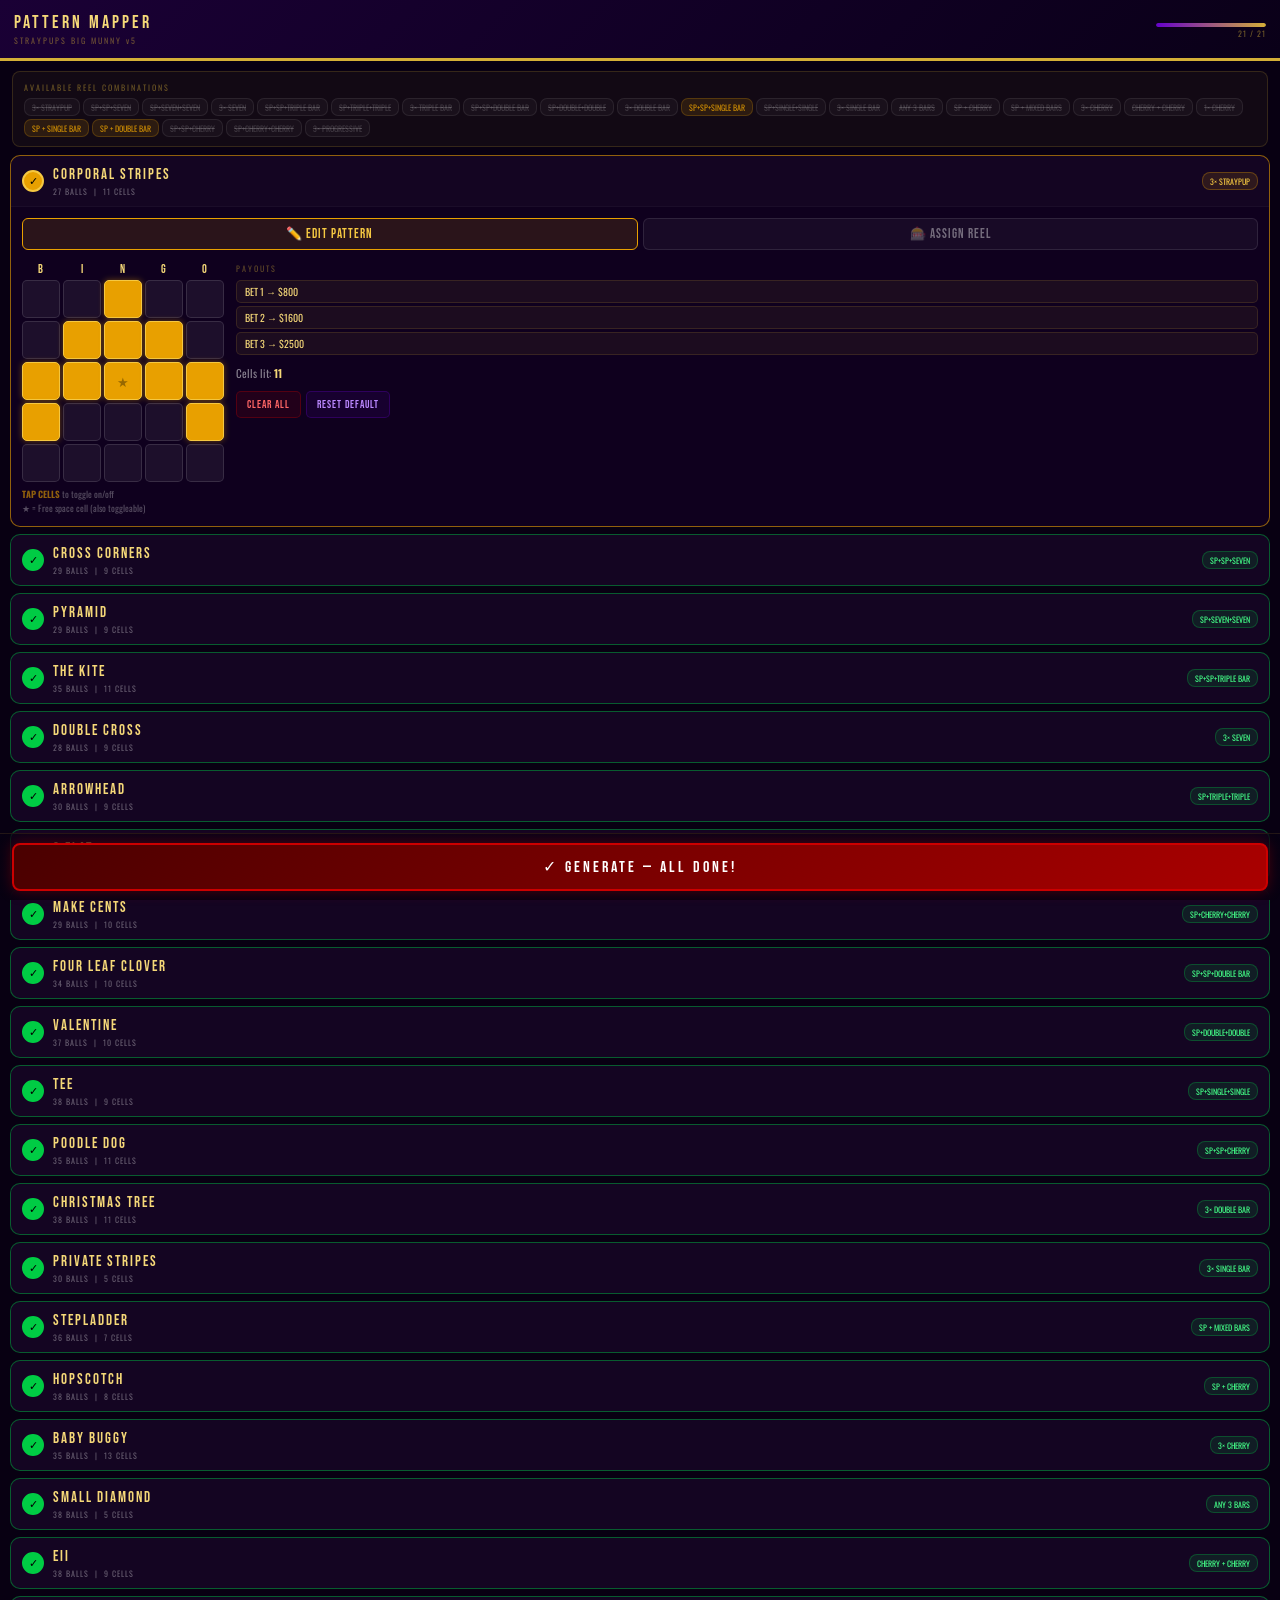
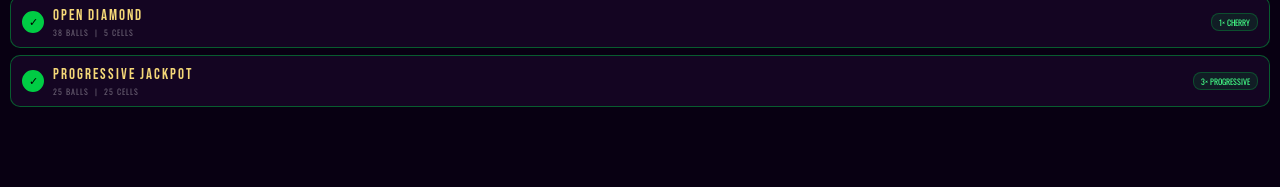
<file: bingo_pattern_mapper.html>
<!DOCTYPE html>
<html lang="en">
<head>
<meta charset="UTF-8">
<meta name="viewport" content="width=device-width,initial-scale=1.0,maximum-scale=1.0,user-scalable=no">
<title>StrayPups — Pattern Mapper v5</title>
<style>
@import url('https://fonts.googleapis.com/css2?family=Bebas+Neue&family=Oswald:wght@300;400;600&display=swap');
*,*::before,*::after{box-sizing:border-box;margin:0;padding:0}
:root{
  --bg:#080012;--panel:#0f001e;--gold:#d4af37;--gold2:#f5d878;
  --orange:#e8a000;--orange2:#f5c842;--crim:#cc0000;--green:#00cc44;
  --fd:'Bebas Neue',Impact,sans-serif;--fm:'Oswald','Arial Narrow',sans-serif;
}
html,body{min-height:100%;background:var(--bg);color:#fff;font-family:var(--fm);overflow-x:hidden}
body{padding-bottom:80px}

/* ── HEADER ── */
#hdr{background:linear-gradient(135deg,#1a0035,#0a0018);border-bottom:3px solid var(--gold);
  padding:12px 14px;display:flex;align-items:center;justify-content:space-between;
  position:sticky;top:0;z-index:100}
#hdr-l{font-family:var(--fd);font-size:18px;letter-spacing:3px;color:var(--gold2)}
#hdr-sub{font-size:8px;letter-spacing:2px;color:rgba(212,175,55,.45);margin-top:1px}
#prog-bar{width:110px;height:4px;background:rgba(255,255,255,.1);border-radius:2px;overflow:hidden;margin-top:3px}
#prog-fill{height:100%;background:linear-gradient(90deg,#6600cc,var(--gold));border-radius:2px;transition:width .3s}
#prog-txt{font-size:8px;letter-spacing:1px;color:rgba(212,175,55,.5);text-align:right}

/* ── AVAILABLE BAR ── */
#avail-wrap{margin:10px 12px 8px;padding:9px 11px;background:rgba(212,175,55,.05);
  border:1px solid rgba(212,175,55,.18);border-radius:8px}
#avail-ttl{font-size:8px;letter-spacing:2px;color:rgba(212,175,55,.45);margin-bottom:5px}
#avail-list{display:flex;flex-wrap:wrap;gap:3px}
.atag{font-size:8px;padding:2px 7px;border-radius:7px;
  background:rgba(232,160,0,.12);border:1px solid rgba(232,160,0,.22);color:rgba(232,160,0,.85)}
.atag.used{background:rgba(255,255,255,.03);border-color:rgba(255,255,255,.08);
  color:rgba(255,255,255,.18);text-decoration:line-through}

/* ── CARDS ── */
#cards{padding:0 10px;display:flex;flex-direction:column;gap:7px}
.pcard{background:var(--panel);border:1.5px solid rgba(212,175,55,.16);border-radius:10px;overflow:hidden}
.pcard.done{border-color:rgba(0,204,68,.45)}
.pcard.editing{border-color:rgba(232,160,0,.6)}

.pc-head{display:flex;align-items:center;gap:9px;padding:9px 11px;
  cursor:pointer;-webkit-tap-highlight-color:transparent;background:rgba(255,255,255,.02)}
.pc-num{width:22px;height:22px;border-radius:50%;border:2px solid rgba(255,255,255,.18);
  flex-shrink:0;display:flex;align-items:center;justify-content:center;font-size:10px;
  color:rgba(255,255,255,.35);font-family:var(--fd)}
.pcard.done .pc-num{background:var(--green);border-color:var(--green);color:#000;font-size:11px}
.pcard.editing .pc-num{background:var(--orange);border-color:var(--orange2);color:#000}
.pc-info{flex:1;min-width:0}
.pc-name{font-family:var(--fd);font-size:15px;letter-spacing:2px;color:var(--gold2)}
.pc-meta{font-size:8px;letter-spacing:1px;color:rgba(255,255,255,.35);margin-top:1px}
.pc-badge{font-size:8px;padding:2px 7px;border-radius:8px;
  background:rgba(255,255,255,.05);border:1px solid rgba(255,255,255,.1);
  color:rgba(255,255,255,.35);white-space:nowrap;flex-shrink:0;max-width:105px;
  overflow:hidden;text-overflow:ellipsis}
.pcard.done .pc-badge{background:rgba(0,204,68,.12);border-color:rgba(0,204,68,.28);color:#44ff88}
.pcard.editing .pc-badge{background:rgba(232,160,0,.12);border-color:rgba(232,160,0,.3);color:var(--orange2)}

/* ── BODY ── */
.pc-body{border-top:1px solid rgba(255,255,255,.05);display:none;padding:11px}
.pc-body.open{display:block}

/* Tab bar */
.tab-bar{display:flex;gap:5px;margin-bottom:12px}
.tab-btn{flex:1;padding:7px;font-family:var(--fd);font-size:13px;letter-spacing:1px;
  border-radius:6px;border:1.5px solid rgba(255,255,255,.1);
  background:rgba(255,255,255,.04);color:rgba(255,255,255,.4);
  cursor:pointer;-webkit-appearance:none;transition:all .15s}
.tab-btn.active{background:rgba(232,160,0,.12);border-color:var(--orange);color:var(--orange2)}

/* Tab panels */
.tab-panel{display:none}
.tab-panel.active{display:block}

/* ── GRID EDITOR ── */
.grid-section{display:flex;gap:12px;flex-wrap:wrap;align-items:flex-start}
.grid-wrap{flex-shrink:0}
.grid-col-hdrs{display:grid;grid-template-columns:repeat(5,38px);gap:3px;margin-bottom:3px}
.grid-col-lbl{width:38px;text-align:center;font-family:var(--fd);font-size:12px;
  color:var(--gold2);letter-spacing:1px}
.bingo-grid{display:grid;grid-template-columns:repeat(5,38px);gap:3px}
.bg-cell{width:38px;height:38px;border-radius:5px;border:1.5px solid rgba(255,255,255,.12);
  background:rgba(255,255,255,.06);cursor:pointer;position:relative;
  display:flex;align-items:center;justify-content:center;
  -webkit-tap-highlight-color:transparent;transition:all .1s;user-select:none}
.bg-cell:active{transform:scale(.93)}
.bg-cell.on{background:var(--orange);border-color:var(--orange2);box-shadow:0 0 6px rgba(232,160,0,.4)}
.bg-cell.free{background:rgba(0,180,80,.18);border-color:rgba(0,220,80,.22)}
.bg-cell.free::after{content:'★';font-size:13px;color:rgba(0,220,80,.6)}
.bg-cell.free.on{background:var(--orange);border-color:var(--orange2)}
.bg-cell.free.on::after{color:rgba(0,0,0,.35)}
.edit-note{font-size:9px;color:rgba(255,255,255,.3);margin-top:6px;line-height:1.5}
.edit-note strong{color:rgba(232,160,0,.6)}
.grid-side{flex:1;min-width:120px}
.gs-label{font-size:8px;letter-spacing:2px;color:rgba(212,175,55,.4);margin-bottom:6px}
.pay-rows{display:flex;flex-direction:column;gap:3px;margin-bottom:10px}
.pay-b{font-size:10px;padding:3px 8px;border-radius:5px;
  background:rgba(212,175,55,.07);border:1px solid rgba(212,175,55,.15);color:var(--gold2)}
.cell-count{font-size:11px;color:rgba(255,255,255,.5);margin-top:6px}
.cell-count strong{color:var(--gold2)}
.grid-actions{display:flex;gap:5px;margin-top:10px;flex-wrap:wrap}
.ga-btn{padding:6px 10px;font-family:var(--fd);font-size:11px;letter-spacing:1px;
  border-radius:5px;border:1px solid;cursor:pointer;-webkit-appearance:none}
.ga-btn.clear{background:rgba(200,0,0,.1);border-color:rgba(200,0,0,.3);color:#ff6666}
.ga-btn.reset{background:rgba(100,0,200,.1);border-color:rgba(100,0,200,.3);color:#bb88ff}

/* ── REEL PICKER ── */
.rp-note{font-size:9px;color:rgba(255,255,255,.35);margin-bottom:8px;line-height:1.5}
.rp-note strong{color:rgba(232,160,0,.7)}
.no-avail{font-size:11px;color:var(--crim);padding:10px;text-align:center;
  border:1px solid rgba(200,0,0,.28);border-radius:6px;background:rgba(200,0,0,.07)}
.rp-grid{display:grid;grid-template-columns:1fr 1fr;gap:4px}
.rp-opt{padding:6px 8px;border-radius:6px;background:rgba(255,255,255,.04);
  border:1.5px solid rgba(255,255,255,.09);cursor:pointer;
  display:flex;align-items:flex-start;gap:6px;-webkit-tap-highlight-color:transparent;transition:all .13s}
.rp-opt:active{transform:scale(.97)}
.rp-opt.sel{background:rgba(232,160,0,.1);border-color:var(--orange)}
.rp-dot{width:10px;height:10px;border-radius:50%;border:1.5px solid rgba(255,255,255,.2);
  flex-shrink:0;margin-top:2px}
.rp-opt.sel .rp-dot{background:var(--orange);border-color:var(--orange2)}
.rp-name{font-family:var(--fd);font-size:12px;letter-spacing:1px;
  color:rgba(255,255,255,.55);line-height:1.1}
.rp-opt.sel .rp-name{color:var(--gold2)}
.rp-sub{font-size:7px;color:rgba(255,255,255,.25);letter-spacing:.4px}
.rp-pay{font-size:8px;color:rgba(212,175,55,.38);margin-top:1px}
.rp-opt.sel .rp-pay{color:rgba(212,175,55,.65)}
.clear-sel-btn{margin-top:9px;padding:6px 12px;font-family:var(--fd);font-size:11px;
  letter-spacing:1px;background:rgba(200,0,0,.1);border:1px solid rgba(200,0,0,.3);
  color:#ff6666;border-radius:5px;cursor:pointer;-webkit-appearance:none}

/* ── SUBMIT ── */
#submit-wrap{position:fixed;bottom:0;left:0;right:0;padding:9px 12px;
  background:linear-gradient(to top,rgba(8,0,18,.98),rgba(8,0,18,.65));
  border-top:1px solid rgba(212,175,55,.13)}
#submit-btn{width:100%;padding:12px;font-family:var(--fd);font-size:16px;
  letter-spacing:3px;background:linear-gradient(135deg,#4a0000,#aa0000);
  color:#fff;border:2px solid var(--crim);border-radius:8px;cursor:pointer;-webkit-appearance:none}
#submit-btn:disabled{opacity:.32}
#submit-btn:not(:disabled){box-shadow:0 0 14px rgba(200,0,0,.35)}

/* ── RESULT ── */
#result-ov{display:none;position:fixed;top:0;right:0;bottom:0;left:0;inset:0;background:rgba(0,0,0,.96);
  z-index:200;flex-direction:column;overflow-y:auto;padding:16px 12px 50px}
#result-ov.on{display:flex}
#res-title{font-family:var(--fd);font-size:20px;letter-spacing:4px;color:var(--gold2);
  text-align:center;margin-bottom:3px}
#res-sub{font-size:8px;letter-spacing:2px;color:rgba(212,175,55,.38);
  text-align:center;margin-bottom:12px}
#res-box{background:#06000f;border:1px solid var(--gold);border-radius:8px;
  padding:11px;font-size:9px;color:rgba(255,255,255,.72);line-height:1.9;
  font-family:'Courier New',monospace;white-space:pre-wrap;word-break:break-all;margin-bottom:10px}
#res-copy{width:100%;padding:11px;font-family:var(--fd);font-size:15px;
  letter-spacing:2px;background:linear-gradient(135deg,#003300,#005500);
  color:#fff;border:2px solid var(--green);border-radius:8px;cursor:pointer;
  -webkit-appearance:none;margin-bottom:7px}
#res-back{width:100%;padding:8px;font-family:var(--fd);font-size:12px;
  letter-spacing:2px;background:transparent;color:rgba(255,255,255,.3);
  border:1px solid rgba(255,255,255,.1);border-radius:8px;cursor:pointer;-webkit-appearance:none}
#toast{position:fixed;bottom:90px;left:50%;transform:translateX(-50%);
  background:rgba(0,200,60,.92);color:#fff;padding:6px 16px;border-radius:14px;
  font-size:10px;letter-spacing:1px;opacity:0;transition:opacity .25s;pointer-events:none;z-index:300}
#toast.on{opacity:1}
</style>
</head>
<body>

<div id="hdr">
  <div>
    <div id="hdr-l">PATTERN MAPPER</div>
    <div id="hdr-sub">STRAYPUPS BIG MUNNY v5</div>
  </div>
  <div style="text-align:right">
    <div id="prog-bar"><div id="prog-fill" style="width:0%"></div></div>
    <div id="prog-txt">0 / 21</div>
  </div>
</div>

<div id="avail-wrap">
  <div id="avail-ttl">AVAILABLE REEL COMBINATIONS</div>
  <div id="avail-list"></div>
</div>

<div id="cards"></div>

<div id="submit-wrap">
  <button id="submit-btn" disabled>GENERATE MAPPING — 0/21</button>
</div>

<div id="result-ov">
  <div id="res-title">✓ MAPPING COMPLETE</div>
  <div id="res-sub">COPY AND PASTE THIS TO CLAUDE</div>
  <div id="res-box"></div>
  <button id="res-copy">📋 COPY TO CLIPBOARD</button>
  <button id="res-back">← BACK TO EDIT</button>
</div>
<div id="toast">COPIED!</div>

<script>
// ── DATA ─────────────────────────────────────────────────────────────────
// Cell index = row*5+col. Row0=top, Col0=B Col1=I Col2=N Col3=G Col4=O
// Free space = cell 12 (row2,col2=N). All patterns editable in-tool.

var DEFAULT_PATTERNS = [
  // ── JACKPOT ──────────────────────────────────────────────────────────────
  { name:'Corporal Stripes',    balls:27, pay:[800,1600,2500],  cells:[2,6,7,8,10,11,12,13,14,15,19] },

  // ── HIGH PAYS ────────────────────────────────────────────────────────────
  { name:'Cross Corners',       balls:29, pay:[320,640,960],    cells:[0,4,7,11,12,13,17,20,24] },
  { name:'Pyramid',             balls:29, pay:[160,320,480],    cells:[12,16,17,18,20,21,22,23,24] },
  { name:'The Kite',            balls:35, pay:[160,320,480],    cells:[0,1,2,5,6,7,10,11,12,18,24] },
  { name:'Double Cross',        balls:28, pay:[80,160,240],     cells:[2,6,7,8,12,16,17,18,22] },
  { name:'Arrowhead',           balls:30, pay:[80,160,240],     cells:[2,6,7,8,10,12,14,17,22] },
  { name:'G Flat',              balls:36, pay:[40,80,120],      cells:[2,3,4,7,12,15,16,17,20,21,22] },
  { name:'Make Cents',          balls:29, pay:[40,80,120],      cells:[2,6,7,8,11,12,16,17,18,22] },
  { name:'Four Leaf Clover',    balls:34, pay:[100,200,300],    cells:[1,5,6,7,11,13,17,18,19,23] },
  { name:'Valentine',           balls:37, pay:[50,100,150],     cells:[4,6,8,10,12,14,16,18,20,22] },

  // ── MID PAYS ─────────────────────────────────────────────────────────────
  { name:'Tee',                 balls:38, pay:[20,40,60],       cells:[0,1,2,3,4,7,12,17,22] },
  { name:'Poodle Dog',          balls:35, pay:[20,40,60],       cells:[0,1,6,11,12,13,14,16,18,21,23] },
  { name:'Christmas Tree',      balls:38, pay:[25,50,75],       cells:[2,6,7,8,10,11,12,13,14,17,22] },
  { name:'Private Stripes',     balls:30, pay:[12,24,38],       cells:[2,6,8,10,14] },
  { name:'Stepladder',          balls:36, pay:[10,20,30],       cells:[4,7,8,12,15,16,20] },
  { name:'Hopscotch',           balls:38, pay:[10,20,30],       cells:[1,3,7,11,13,17,21,23] },
  { name:'Baby Buggy',          balls:35, pay:[10,20,30],       cells:[3,4,8,10,11,12,13,15,16,17,18,21,23] },

  // ── LOW PAYS ─────────────────────────────────────────────────────────────
  { name:'Small Diamond',       balls:38, pay:[5,10,15],        cells:[7,11,12,13,17] },
  { name:'EII',                 balls:38, pay:[4,8,12],         cells:[0,5,10,15,20,21,22,23,24] },
  { name:'Open Diamond',        balls:38, pay:[2,4,6],          cells:[2,10,12,14,22] },

  // ── PROGRESSIVE JACKPOT ──────────────────────────────────────────────────
  // Cover All in <=25 balls. Awards WAP pot. Display only — pay shown as WAP.
  { name:'Progressive Jackpot', balls:25, pay:[0,0,0],          cells:[0,1,2,3,4,5,6,7,8,9,10,11,12,13,14,15,16,17,18,19,20,21,22,23,24], isProgressive:true }
];

var REELS = [
  { id:'jp',   name:'3× STRAYPUP',       sub:'JACKPOT',             pay:'800/1600/2500' },
  { id:'7w4',  name:'SP+SP+SEVEN',        sub:'WILD ×4 SEVEN',       pay:'200/400/600'   },
  { id:'7w2',  name:'SP+SEVEN+SEVEN',     sub:'WILD ×2 SEVEN',       pay:'100/200/300'   },
  { id:'7',    name:'3× SEVEN',           sub:'THREE SEVENS',         pay:'50/100/150'    },
  { id:'3bw4', name:'SP+SP+TRIPLE BAR',   sub:'WILD ×4 TRIPLE',      pay:'100/200/300'   },
  { id:'3bw2', name:'SP+TRIPLE+TRIPLE',   sub:'WILD ×2 TRIPLE',      pay:'50/100/150'    },
  { id:'3b',   name:'3× TRIPLE BAR',      sub:'THREE TRIPLE',         pay:'25/50/75'      },
  { id:'2bw4', name:'SP+SP+DOUBLE BAR',   sub:'WILD ×4 DOUBLE',      pay:'60/120/180'    },
  { id:'2bw2', name:'SP+DOUBLE+DOUBLE',   sub:'WILD ×2 DOUBLE',      pay:'30/60/90'      },
  { id:'2b',   name:'3× DOUBLE BAR',      sub:'THREE DOUBLE',         pay:'15/30/45'      },
  { id:'1bw4', name:'SP+SP+SINGLE BAR',   sub:'WILD ×4 SINGLE',      pay:'32/64/96'      },
  { id:'1bw2', name:'SP+SINGLE+SINGLE',   sub:'WILD ×2 SINGLE',      pay:'16/32/48'      },
  { id:'1b',   name:'3× SINGLE BAR',      sub:'THREE SINGLE',         pay:'8/16/24'       },
  { id:'mb',   name:'ANY 3 BARS',         sub:'MIXED BARS',           pay:'2/4/6'         },
  { id:'spch', name:'SP + CHERRY',        sub:'STRAYPUP + CHERRY',    pay:'varies'        },
  { id:'spmb', name:'SP + MIXED BARS',    sub:'STRAYPUP + ANY BARS',  pay:'varies'        },
  { id:'ch3',  name:'3× CHERRY',          sub:'THREE CHERRIES',       pay:'3/6/9'         },
  { id:'ch2',  name:'CHERRY + CHERRY',    sub:'TWO CHERRIES',         pay:'2/4/6'         },
  { id:'ch1',  name:'1× CHERRY',          sub:'ONE CHERRY',           pay:'1/2/3'         },
  { id:'sp1b', name:'SP + SINGLE BAR',    sub:'STRAYPUP + 1 BAR',     pay:'varies'        },
  { id:'sp2b', name:'SP + DOUBLE BAR',    sub:'STRAYPUP + 2 BAR',     pay:'varies'        },
  { id:'spspch', name:'SP+SP+CHERRY',      sub:'WILD ×4 CHERRY',       pay:'varies'        },
  { id:'spchch',   name:'SP+CHERRY+CHERRY',      sub:'WILD ×2 CHERRY',            pay:'varies'        },
  { id:'coverall', name:'3× PROGRESSIVE',        sub:'WIDE AREA PROGRESSIVE JP',  pay:'WAP POT'       }
];

var COLS = ['B','I','N','G','O'];

// ── STATE ─────────────────────────────────────────────────────────────────
// Deep-copy patterns so edits don't affect defaults
var patterns = DEFAULT_PATTERNS.map(function(p){
  return { name:p.name, balls:p.balls, pay:p.pay.slice(), cells:p.cells.slice() };
});
var selections  = {};   // patternName → reelId
var usedReels   = {};   // reelId → patternName
var openIdx     = -1;
var activeTab   = {};   // pi → 'edit'|'reel'

// ── AVAILABLE BAR ─────────────────────────────────────────────────────────
function buildAvailBar() {
  var list = document.getElementById('avail-list');
  list.innerHTML = '';
  REELS.forEach(function(r){
    var t = document.createElement('div');
    t.className = 'atag' + (usedReels[r.id] ? ' used' : '');
    t.textContent = r.name;
    list.appendChild(t);
  });
}

// ── MAIN CARD LIST ────────────────────────────────────────────────────────
function buildCards() {
  var wrap = document.getElementById('cards');
  wrap.innerHTML = '';
  patterns.forEach(function(pat, pi){
    var card = document.createElement('div');
    card.className = 'pcard'; card.id = 'pc'+pi;

    // Head
    var head = document.createElement('div');
    head.className = 'pc-head';
    var numEl = document.createElement('div');
    numEl.className = 'pc-num'; numEl.id = 'num'+pi;
    numEl.textContent = selections[pat.name] ? '✓' : (pi+1);
    var info = document.createElement('div');
    info.className = 'pc-info';
    info.innerHTML =
      '<div class="pc-name">'+pat.name+'</div>'+
      '<div class="pc-meta">'+pat.balls+' BALLS &nbsp;|&nbsp; '+pat.cells.length+' CELLS'+(pat.isProgressive?' &nbsp;|&nbsp; <span style="color:#ffd700">★ WAP</span>':'')+' </div>';
    var badge = document.createElement('div');
    badge.className = 'pc-badge'; badge.id = 'badge'+pi;
    badge.textContent = selections[pat.name]
      ? (REELS.filter(function(r){return r.id===selections[pat.name];})[0]||{name:'?'}).name
      : 'NOT SET';
    head.appendChild(numEl); head.appendChild(info); head.appendChild(badge);
    head.addEventListener('click', function(){ toggleCard(pi); });

    // Body
    var body = document.createElement('div');
    body.className = 'pc-body'; body.id = 'bd'+pi;

    card.appendChild(head); card.appendChild(body);
    wrap.appendChild(card);
  });
}

function refreshCard(pi) {
  var pat = patterns[pi];
  var sel = selections[pat.name];
  var numEl = document.getElementById('num'+pi);
  var badge = document.getElementById('badge'+pi);
  var card  = document.getElementById('pc'+pi);
  numEl.textContent = sel ? '✓' : (pi+1);
  badge.textContent = sel
    ? (REELS.filter(function(r){return r.id===sel;})[0]||{name:'?'}).name
    : 'NOT SET';
  card.classList.toggle('done', !!sel);
  card.classList.toggle('editing', openIdx===pi && !sel);
  var metaEl = card.querySelector('.pc-meta');
  if (metaEl) metaEl.textContent = pat.balls+' BALLS \u00A0|\u00A0 '+pat.cells.length+' CELLS';
}

// ── TOGGLE OPEN/CLOSE ─────────────────────────────────────────────────────
function toggleCard(pi) {
  var wasOpen = openIdx === pi;
  // Close all
  patterns.forEach(function(p,i){
    document.getElementById('bd'+i).classList.remove('open');
    document.getElementById('pc'+i).classList.remove('editing');
  });
  openIdx = -1;
  if (!wasOpen) {
    openIdx = pi;
    if (!activeTab[pi]) activeTab[pi] = 'edit';
    buildBody(pi);
    document.getElementById('bd'+pi).classList.add('open');
    document.getElementById('pc'+pi).classList.add('editing');
    setTimeout(function(){
      document.getElementById('pc'+pi).scrollIntoView({behavior:'smooth',block:'start'});
    },60);
  }
}

// ── BUILD BODY ────────────────────────────────────────────────────────────
function buildBody(pi) {
  var body = document.getElementById('bd'+pi);
  body.innerHTML = '';
  var tab = activeTab[pi] || 'edit';

  // Tab bar
  var tabBar = document.createElement('div');
  tabBar.className = 'tab-bar';
  ['edit','reel'].forEach(function(t){
    var btn = document.createElement('button');
    btn.className = 'tab-btn' + (tab===t?' active':'');
    btn.textContent = t==='edit' ? '✏️ EDIT PATTERN' : '🎰 ASSIGN REEL';
    btn.addEventListener('click', function(){ activeTab[pi]=t; buildBody(pi); });
    tabBar.appendChild(btn);
  });
  body.appendChild(tabBar);

  if (tab==='edit') buildEditPanel(pi, body);
  else              buildReelPanel(pi, body);
}

// ── EDIT PANEL ────────────────────────────────────────────────────────────
function buildEditPanel(pi, body) {
  var pat = patterns[pi];
  var cellSet = {};
  pat.cells.forEach(function(c){ cellSet[c]=true; });

  var panel = document.createElement('div');
  panel.className = 'tab-panel active';

  var sec = document.createElement('div');
  sec.className = 'grid-section';

  // Grid
  var gwrap = document.createElement('div');
  gwrap.className = 'grid-wrap';

  var hdrs = document.createElement('div');
  hdrs.className = 'grid-col-hdrs';
  COLS.forEach(function(l){
    var d = document.createElement('div'); d.className='grid-col-lbl'; d.textContent=l;
    hdrs.appendChild(d);
  });
  gwrap.appendChild(hdrs);

  var grid = document.createElement('div');
  grid.className = 'bingo-grid';
  for (var ci=0; ci<25; ci++) {
    var cell = document.createElement('div');
    var cls = 'bg-cell';
    if (ci===12) cls += ' free';
    if (cellSet[ci]) cls += ' on';
    cell.className = cls;
    cell.dataset.ci = ci;
    (function(idx){
      cell.addEventListener('click', function(){
        var i = pat.cells.indexOf(idx);
        if (i>=0) pat.cells.splice(i,1); else pat.cells.push(idx);
        buildBody(pi); refreshCard(pi);
      });
    })(ci);
    grid.appendChild(cell);
  }
  gwrap.appendChild(grid);

  var note = document.createElement('div');
  note.className = 'edit-note';
  note.innerHTML = '<strong>TAP CELLS</strong> to toggle on/off<br>★ = Free space cell (also toggleable)';
  gwrap.appendChild(note);
  sec.appendChild(gwrap);

  // Side info
  var side = document.createElement('div');
  side.className = 'grid-side';
  side.innerHTML =
    '<div class="gs-label">PAYOUTS</div>'+
    '<div class="pay-rows">'+
      (pat.isProgressive
        ? '<div class="pay-b" style="color:#ffd700">★ WIDE AREA PROGRESSIVE ★</div>'+
          '<div class="pay-b">Cover All in ≤25 Balls</div>'+
          '<div class="pay-b">Awards WAP Pot Value</div>'
        : '<div class="pay-b">BET 1 → $'+pat.pay[0]+'</div>'+
          '<div class="pay-b">BET 2 → $'+pat.pay[1]+'</div>'+
          '<div class="pay-b">BET 3 → $'+pat.pay[2]+'</div>'
      )+
    '</div>'+
    '<div class="cell-count">Cells lit: <strong>'+pat.cells.length+'</strong></div>';

  var actions = document.createElement('div');
  actions.className = 'grid-actions';

  var clearBtn = document.createElement('button');
  clearBtn.className = 'ga-btn clear'; clearBtn.textContent = 'CLEAR ALL';
  clearBtn.addEventListener('click', function(){
    pat.cells = [];
    buildBody(pi); refreshCard(pi);
  });

  var resetBtn = document.createElement('button');
  resetBtn.className = 'ga-btn reset'; resetBtn.textContent = 'RESET DEFAULT';
  resetBtn.addEventListener('click', function(){
    pat.cells = DEFAULT_PATTERNS[pi].cells.slice();
    buildBody(pi); refreshCard(pi);
  });

  actions.appendChild(clearBtn); actions.appendChild(resetBtn);
  side.appendChild(actions);
  sec.appendChild(side);
  panel.appendChild(sec);
  body.appendChild(panel);
}

// ── REEL PANEL ────────────────────────────────────────────────────────────
function buildReelPanel(pi, body) {
  var pat = patterns[pi];
  var patName = pat.name;
  var curSel  = selections[patName];

  var panel = document.createElement('div');
  panel.className = 'tab-panel active';

  var note = document.createElement('div');
  note.className = 'rp-note';
  note.innerHTML = 'Pick the reel combination for <strong>'+patName+'</strong>. Each combo can only be used once.';
  panel.appendChild(note);

  // Available reels for this pattern
  var avail = REELS.filter(function(r){
    return !usedReels[r.id] || usedReels[r.id]===patName;
  });

  if (avail.length===0) {
    var none = document.createElement('div');
    none.className = 'no-avail';
    none.textContent = 'All combinations used. Clear another pattern to free one up.';
    panel.appendChild(none);
    body.appendChild(panel);
    return;
  }

  var grid = document.createElement('div');
  grid.className = 'rp-grid';
  avail.forEach(function(reel){
    var opt = document.createElement('div');
    opt.className = 'rp-opt' + (curSel===reel.id?' sel':'');
    opt.innerHTML =
      '<div class="rp-dot"></div>'+
      '<div>'+
        '<div class="rp-name">'+reel.name+'</div>'+
        '<div class="rp-sub">'+reel.sub+'</div>'+
        '<div class="rp-pay">'+reel.pay+'</div>'+
      '</div>';
    opt.addEventListener('click', function(){ assignReel(pi, reel.id); });
    grid.appendChild(opt);
  });
  panel.appendChild(grid);

  if (curSel) {
    var clrBtn = document.createElement('button');
    clrBtn.className = 'clear-sel-btn'; clrBtn.textContent = 'CLEAR SELECTION';
    clrBtn.addEventListener('click', function(){ clearReel(pi); });
    panel.appendChild(clrBtn);
  }

  body.appendChild(panel);
}

function assignReel(pi, reelId) {
  var patName = patterns[pi].name;
  var prev = selections[patName];
  if (prev) delete usedReels[prev];
  selections[patName] = reelId;
  usedReels[reelId]   = patName;
  buildAvailBar();
  updateProgress();
  refreshCard(pi);
  buildBody(pi);
  // Auto-advance to next unmapped
  setTimeout(function(){
    for (var j=pi+1; j<patterns.length; j++){
      if (!selections[patterns[j].name]){ toggleCard(j); return; }
    }
    document.getElementById('bd'+pi).classList.remove('open');
    document.getElementById('pc'+pi).classList.remove('editing');
    openIdx=-1;
  }, 380);
}

function clearReel(pi) {
  var patName = patterns[pi].name;
  var prev = selections[patName];
  if (prev) delete usedReels[prev];
  delete selections[patName];
  buildAvailBar();
  updateProgress();
  refreshCard(pi);
  buildBody(pi);
}

function updateProgress() {
  var done = Object.keys(selections).length;
  var pct  = (done/patterns.length)*100;
  document.getElementById('prog-fill').style.width = pct+'%';
  document.getElementById('prog-txt').textContent  = done+' / '+patterns.length;
  var btn = document.getElementById('submit-btn');
  btn.textContent = done>=patterns.length
    ? '✓ GENERATE — ALL DONE!'
    : 'GENERATE PARTIAL — '+done+'/'+patterns.length+' MAPPED';
  btn.disabled = false;
}

// ── GENERATE OUTPUT ───────────────────────────────────────────────────────
document.getElementById('submit-btn').addEventListener('click', function(){
  var lines = ['PATTERN_REEL_MAP = {'];
  patterns.forEach(function(pat){
    var rid   = selections[pat.name]||'UNMAPPED';
    var reel  = REELS.filter(function(r){return r.id===rid;})[0]||{name:'?'};
    var cellStr = JSON.stringify(pat.cells.slice().sort(function(a,b){return a-b;}));
    lines.push('  "'+pat.name+'": {');
    lines.push('    reel: "'+rid+'",  // '+reel.name);
    lines.push('    balls: '+pat.balls+', pay: ['+pat.pay+'],');
    lines.push('    cells: '+cellStr);
    lines.push('  },');
  });
  lines.push('};');
  document.getElementById('res-box').textContent = lines.join('\n');
  document.getElementById('result-ov').classList.add('on');
});

document.getElementById('res-copy').addEventListener('click', function(){
  var text = document.getElementById('res-box').textContent;
  if (navigator.clipboard){
    navigator.clipboard.writeText(text).then(showToast);
  } else {
    var ta=document.createElement('textarea');
    ta.value=text;ta.style.cssText='position:fixed;opacity:0';
    document.body.appendChild(ta);ta.select();
    document.execCommand('copy');document.body.removeChild(ta);
    showToast();
  }
});
document.getElementById('res-back').addEventListener('click', function(){
  document.getElementById('result-ov').classList.remove('on');
});
function showToast(){
  var t=document.getElementById('toast');
  t.classList.add('on');
  setTimeout(function(){t.classList.remove('on');},2000);
}

// ── SAVE / LOAD ───────────────────────────────────────────────────────────
var STORAGE_KEY = 'straypups_mapper_v5';

function saveState() {
  try {
    var state = { selections: selections, cells: {} };
    patterns.forEach(function(p,pi){ state.cells[p.name] = p.cells.slice(); });
    localStorage.setItem(STORAGE_KEY, JSON.stringify(state));
  } catch(e) {}
}

function loadState() {
  // First load pre-saved screenshot data as baseline
  var baseline = {
    "Corporal Stripes":   "jp",
    "Cross Corners":      "7w4",
    "Pyramid":            "7w2",
    "The Kite":           "3bw4",
    "Double Cross":       "7",
    "Arrowhead":          "3bw2",
    "G Flat":             "3b",
    "Make Cents":         "spchch",
    "Four Leaf Clover":   "2bw4",
    "Valentine":          "2bw2",
    "Tee":                "1bw2",
    "Poodle Dog":         "spspch",
    "Christmas Tree":     "2b",
    "Private Stripes":    "1b",
    "Stepladder":         "spmb",
    "Hopscotch":          "spch",
    "Baby Buggy":         "ch3",
    "Small Diamond":      "mb",
    "EII":                "ch2",
    "Open Diamond":       "ch1",
    "Progressive Jackpot":"coverall"
  };
  // Try localStorage override
  try {
    var raw = localStorage.getItem(STORAGE_KEY);
    if (raw) {
      var state = JSON.parse(raw);
      if (state.selections) return state;
    }
  } catch(e) {}
  // Return baseline wrapped in state format
  return { selections: baseline, cells: {} };
}

function applyState(state) {
  selections = {};
  usedReels  = {};
  if (state.selections) {
    Object.keys(state.selections).forEach(function(patName) {
      var rid = state.selections[patName];
      // Find pattern index
      var pi = -1;
      patterns.forEach(function(p,i){ if(p.name===patName) pi=i; });
      if (pi>=0 && rid) {
        selections[patName] = rid;
        usedReels[rid] = patName;
      }
    });
  }
  if (state.cells) {
    Object.keys(state.cells).forEach(function(patName) {
      patterns.forEach(function(p) {
        if (p.name===patName && state.cells[patName]) {
          p.cells = state.cells[patName].slice();
        }
      });
    });
  }
}

// Hook save into assign/clear
var _origAssign = assignReel;
assignReel = function(pi, reelId) {
  _origAssign(pi, reelId);
  saveState();
};
var _origClear = clearReel;
clearReel = function(pi) {
  _origClear(pi);
  saveState();
};

// ── INIT ──────────────────────────────────────────────────────────────────
var savedState = loadState();
applyState(savedState);
buildCards();
// Refresh all card badges after applying state
patterns.forEach(function(p,pi){ refreshCard(pi); });
buildAvailBar();
updateProgress();
// Open first unmapped card
var firstUnmapped = -1;
patterns.forEach(function(p,pi){ if(firstUnmapped<0 && !selections[p.name]) firstUnmapped=pi; });
setTimeout(function(){ toggleCard(firstUnmapped>=0 ? firstUnmapped : 0); }, 250);
</script>
</body>
</html>
</file>
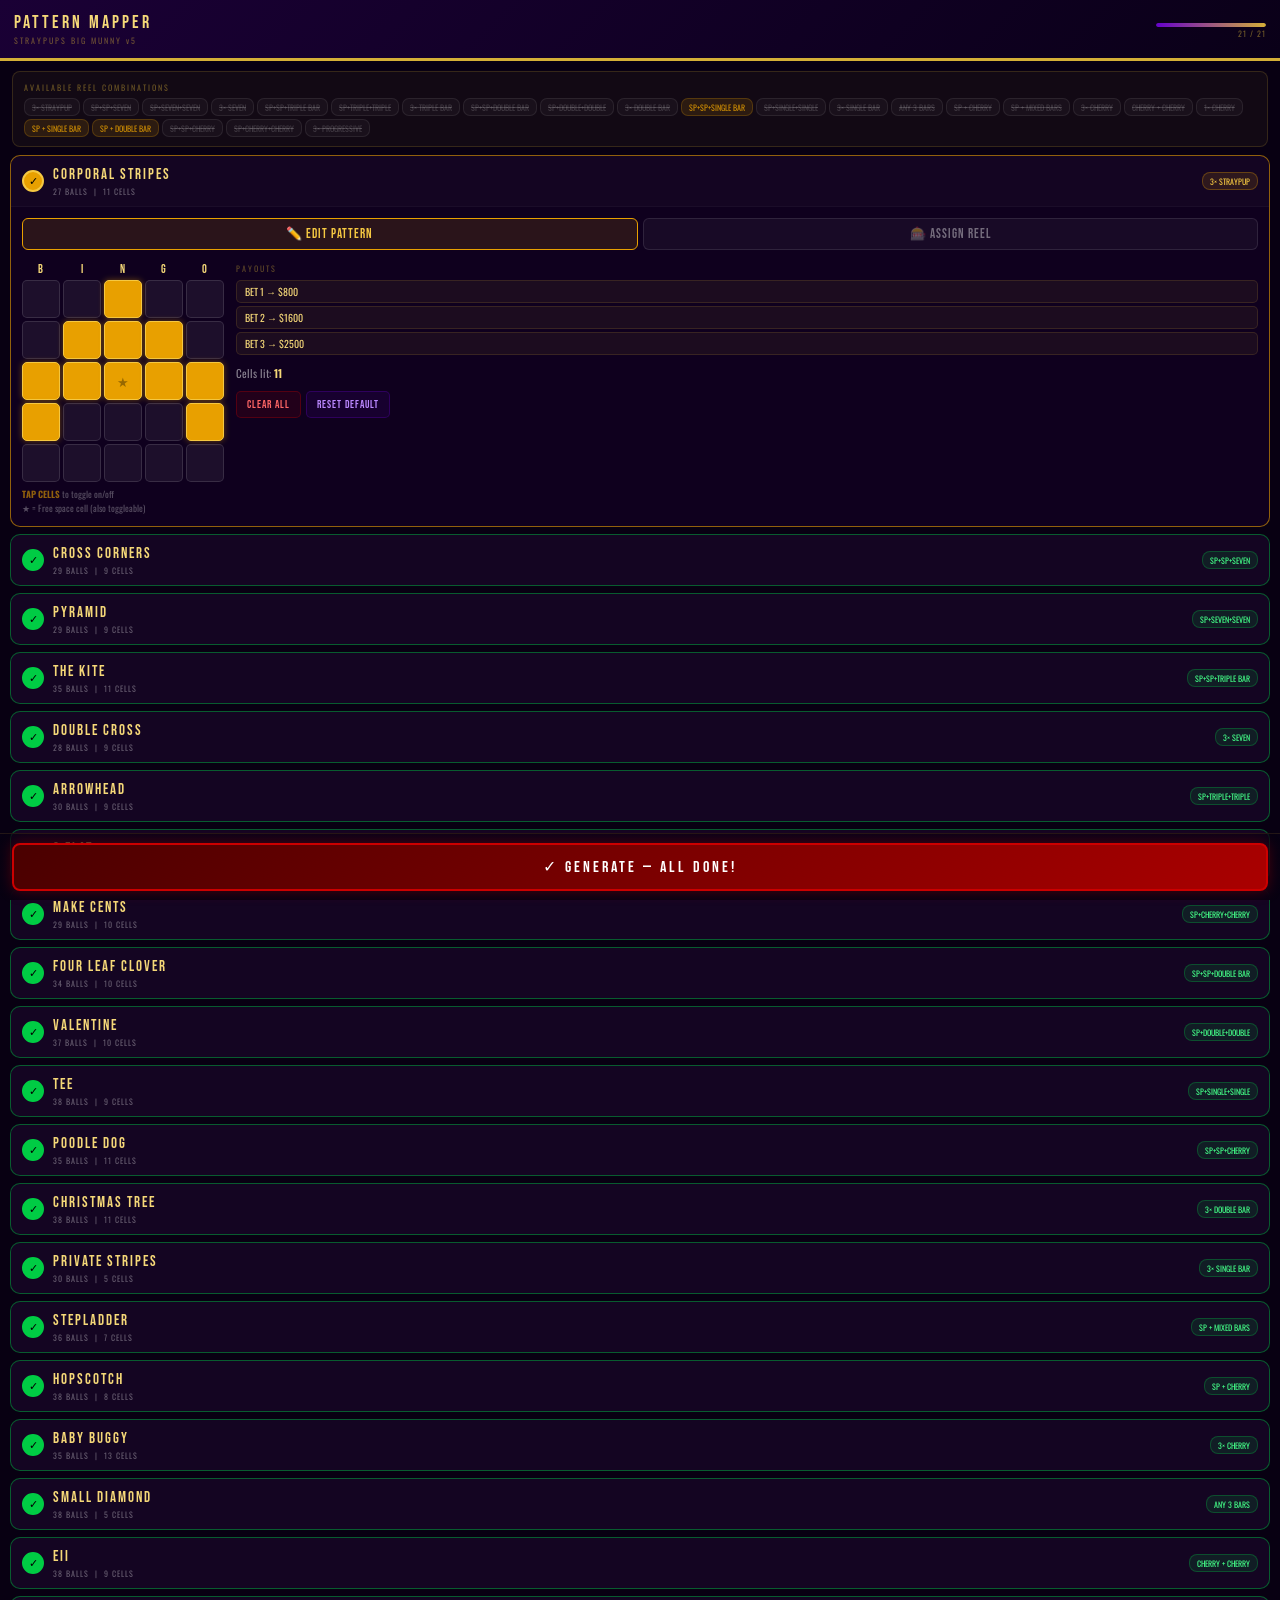
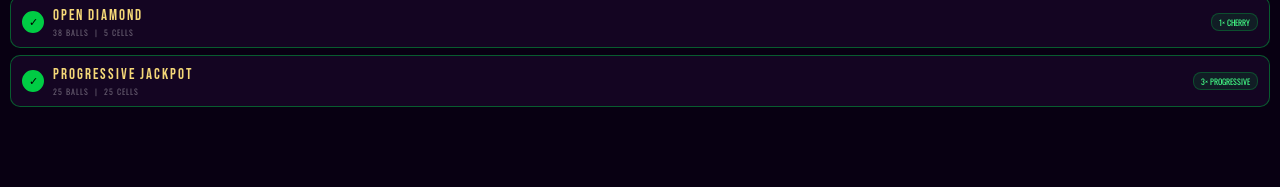
<file: assets/bingo_pattern_mapper.html>
<!DOCTYPE html>
<html lang="en">
<head>
<meta charset="UTF-8">
<meta name="viewport" content="width=device-width,initial-scale=1.0,maximum-scale=1.0,user-scalable=no">
<title>StrayPups — Pattern Mapper v5</title>
<style>
@import url('https://fonts.googleapis.com/css2?family=Bebas+Neue&family=Oswald:wght@300;400;600&display=swap');
*,*::before,*::after{box-sizing:border-box;margin:0;padding:0}
:root{
  --bg:#080012;--panel:#0f001e;--gold:#d4af37;--gold2:#f5d878;
  --orange:#e8a000;--orange2:#f5c842;--crim:#cc0000;--green:#00cc44;
  --fd:'Bebas Neue',Impact,sans-serif;--fm:'Oswald','Arial Narrow',sans-serif;
}
html,body{min-height:100%;background:var(--bg);color:#fff;font-family:var(--fm);overflow-x:hidden}
body{padding-bottom:80px}

/* ── HEADER ── */
#hdr{background:linear-gradient(135deg,#1a0035,#0a0018);border-bottom:3px solid var(--gold);
  padding:12px 14px;display:flex;align-items:center;justify-content:space-between;
  position:sticky;top:0;z-index:100}
#hdr-l{font-family:var(--fd);font-size:18px;letter-spacing:3px;color:var(--gold2)}
#hdr-sub{font-size:8px;letter-spacing:2px;color:rgba(212,175,55,.45);margin-top:1px}
#prog-bar{width:110px;height:4px;background:rgba(255,255,255,.1);border-radius:2px;overflow:hidden;margin-top:3px}
#prog-fill{height:100%;background:linear-gradient(90deg,#6600cc,var(--gold));border-radius:2px;transition:width .3s}
#prog-txt{font-size:8px;letter-spacing:1px;color:rgba(212,175,55,.5);text-align:right}

/* ── AVAILABLE BAR ── */
#avail-wrap{margin:10px 12px 8px;padding:9px 11px;background:rgba(212,175,55,.05);
  border:1px solid rgba(212,175,55,.18);border-radius:8px}
#avail-ttl{font-size:8px;letter-spacing:2px;color:rgba(212,175,55,.45);margin-bottom:5px}
#avail-list{display:flex;flex-wrap:wrap;gap:3px}
.atag{font-size:8px;padding:2px 7px;border-radius:7px;
  background:rgba(232,160,0,.12);border:1px solid rgba(232,160,0,.22);color:rgba(232,160,0,.85)}
.atag.used{background:rgba(255,255,255,.03);border-color:rgba(255,255,255,.08);
  color:rgba(255,255,255,.18);text-decoration:line-through}

/* ── CARDS ── */
#cards{padding:0 10px;display:flex;flex-direction:column;gap:7px}
.pcard{background:var(--panel);border:1.5px solid rgba(212,175,55,.16);border-radius:10px;overflow:hidden}
.pcard.done{border-color:rgba(0,204,68,.45)}
.pcard.editing{border-color:rgba(232,160,0,.6)}

.pc-head{display:flex;align-items:center;gap:9px;padding:9px 11px;
  cursor:pointer;-webkit-tap-highlight-color:transparent;background:rgba(255,255,255,.02)}
.pc-num{width:22px;height:22px;border-radius:50%;border:2px solid rgba(255,255,255,.18);
  flex-shrink:0;display:flex;align-items:center;justify-content:center;font-size:10px;
  color:rgba(255,255,255,.35);font-family:var(--fd)}
.pcard.done .pc-num{background:var(--green);border-color:var(--green);color:#000;font-size:11px}
.pcard.editing .pc-num{background:var(--orange);border-color:var(--orange2);color:#000}
.pc-info{flex:1;min-width:0}
.pc-name{font-family:var(--fd);font-size:15px;letter-spacing:2px;color:var(--gold2)}
.pc-meta{font-size:8px;letter-spacing:1px;color:rgba(255,255,255,.35);margin-top:1px}
.pc-badge{font-size:8px;padding:2px 7px;border-radius:8px;
  background:rgba(255,255,255,.05);border:1px solid rgba(255,255,255,.1);
  color:rgba(255,255,255,.35);white-space:nowrap;flex-shrink:0;max-width:105px;
  overflow:hidden;text-overflow:ellipsis}
.pcard.done .pc-badge{background:rgba(0,204,68,.12);border-color:rgba(0,204,68,.28);color:#44ff88}
.pcard.editing .pc-badge{background:rgba(232,160,0,.12);border-color:rgba(232,160,0,.3);color:var(--orange2)}

/* ── BODY ── */
.pc-body{border-top:1px solid rgba(255,255,255,.05);display:none;padding:11px}
.pc-body.open{display:block}

/* Tab bar */
.tab-bar{display:flex;gap:5px;margin-bottom:12px}
.tab-btn{flex:1;padding:7px;font-family:var(--fd);font-size:13px;letter-spacing:1px;
  border-radius:6px;border:1.5px solid rgba(255,255,255,.1);
  background:rgba(255,255,255,.04);color:rgba(255,255,255,.4);
  cursor:pointer;-webkit-appearance:none;transition:all .15s}
.tab-btn.active{background:rgba(232,160,0,.12);border-color:var(--orange);color:var(--orange2)}

/* Tab panels */
.tab-panel{display:none}
.tab-panel.active{display:block}

/* ── GRID EDITOR ── */
.grid-section{display:flex;gap:12px;flex-wrap:wrap;align-items:flex-start}
.grid-wrap{flex-shrink:0}
.grid-col-hdrs{display:grid;grid-template-columns:repeat(5,38px);gap:3px;margin-bottom:3px}
.grid-col-lbl{width:38px;text-align:center;font-family:var(--fd);font-size:12px;
  color:var(--gold2);letter-spacing:1px}
.bingo-grid{display:grid;grid-template-columns:repeat(5,38px);gap:3px}
.bg-cell{width:38px;height:38px;border-radius:5px;border:1.5px solid rgba(255,255,255,.12);
  background:rgba(255,255,255,.06);cursor:pointer;position:relative;
  display:flex;align-items:center;justify-content:center;
  -webkit-tap-highlight-color:transparent;transition:all .1s;user-select:none}
.bg-cell:active{transform:scale(.93)}
.bg-cell.on{background:var(--orange);border-color:var(--orange2);box-shadow:0 0 6px rgba(232,160,0,.4)}
.bg-cell.free{background:rgba(0,180,80,.18);border-color:rgba(0,220,80,.22)}
.bg-cell.free::after{content:'★';font-size:13px;color:rgba(0,220,80,.6)}
.bg-cell.free.on{background:var(--orange);border-color:var(--orange2)}
.bg-cell.free.on::after{color:rgba(0,0,0,.35)}
.edit-note{font-size:9px;color:rgba(255,255,255,.3);margin-top:6px;line-height:1.5}
.edit-note strong{color:rgba(232,160,0,.6)}
.grid-side{flex:1;min-width:120px}
.gs-label{font-size:8px;letter-spacing:2px;color:rgba(212,175,55,.4);margin-bottom:6px}
.pay-rows{display:flex;flex-direction:column;gap:3px;margin-bottom:10px}
.pay-b{font-size:10px;padding:3px 8px;border-radius:5px;
  background:rgba(212,175,55,.07);border:1px solid rgba(212,175,55,.15);color:var(--gold2)}
.cell-count{font-size:11px;color:rgba(255,255,255,.5);margin-top:6px}
.cell-count strong{color:var(--gold2)}
.grid-actions{display:flex;gap:5px;margin-top:10px;flex-wrap:wrap}
.ga-btn{padding:6px 10px;font-family:var(--fd);font-size:11px;letter-spacing:1px;
  border-radius:5px;border:1px solid;cursor:pointer;-webkit-appearance:none}
.ga-btn.clear{background:rgba(200,0,0,.1);border-color:rgba(200,0,0,.3);color:#ff6666}
.ga-btn.reset{background:rgba(100,0,200,.1);border-color:rgba(100,0,200,.3);color:#bb88ff}

/* ── REEL PICKER ── */
.rp-note{font-size:9px;color:rgba(255,255,255,.35);margin-bottom:8px;line-height:1.5}
.rp-note strong{color:rgba(232,160,0,.7)}
.no-avail{font-size:11px;color:var(--crim);padding:10px;text-align:center;
  border:1px solid rgba(200,0,0,.28);border-radius:6px;background:rgba(200,0,0,.07)}
.rp-grid{display:grid;grid-template-columns:1fr 1fr;gap:4px}
.rp-opt{padding:6px 8px;border-radius:6px;background:rgba(255,255,255,.04);
  border:1.5px solid rgba(255,255,255,.09);cursor:pointer;
  display:flex;align-items:flex-start;gap:6px;-webkit-tap-highlight-color:transparent;transition:all .13s}
.rp-opt:active{transform:scale(.97)}
.rp-opt.sel{background:rgba(232,160,0,.1);border-color:var(--orange)}
.rp-dot{width:10px;height:10px;border-radius:50%;border:1.5px solid rgba(255,255,255,.2);
  flex-shrink:0;margin-top:2px}
.rp-opt.sel .rp-dot{background:var(--orange);border-color:var(--orange2)}
.rp-name{font-family:var(--fd);font-size:12px;letter-spacing:1px;
  color:rgba(255,255,255,.55);line-height:1.1}
.rp-opt.sel .rp-name{color:var(--gold2)}
.rp-sub{font-size:7px;color:rgba(255,255,255,.25);letter-spacing:.4px}
.rp-pay{font-size:8px;color:rgba(212,175,55,.38);margin-top:1px}
.rp-opt.sel .rp-pay{color:rgba(212,175,55,.65)}
.clear-sel-btn{margin-top:9px;padding:6px 12px;font-family:var(--fd);font-size:11px;
  letter-spacing:1px;background:rgba(200,0,0,.1);border:1px solid rgba(200,0,0,.3);
  color:#ff6666;border-radius:5px;cursor:pointer;-webkit-appearance:none}

/* ── SUBMIT ── */
#submit-wrap{position:fixed;bottom:0;left:0;right:0;padding:9px 12px;
  background:linear-gradient(to top,rgba(8,0,18,.98),rgba(8,0,18,.65));
  border-top:1px solid rgba(212,175,55,.13)}
#submit-btn{width:100%;padding:12px;font-family:var(--fd);font-size:16px;
  letter-spacing:3px;background:linear-gradient(135deg,#4a0000,#aa0000);
  color:#fff;border:2px solid var(--crim);border-radius:8px;cursor:pointer;-webkit-appearance:none}
#submit-btn:disabled{opacity:.32}
#submit-btn:not(:disabled){box-shadow:0 0 14px rgba(200,0,0,.35)}

/* ── RESULT ── */
#result-ov{display:none;position:fixed;inset:0;background:rgba(0,0,0,.96);
  z-index:200;flex-direction:column;overflow-y:auto;padding:16px 12px 50px}
#result-ov.on{display:flex}
#res-title{font-family:var(--fd);font-size:20px;letter-spacing:4px;color:var(--gold2);
  text-align:center;margin-bottom:3px}
#res-sub{font-size:8px;letter-spacing:2px;color:rgba(212,175,55,.38);
  text-align:center;margin-bottom:12px}
#res-box{background:#06000f;border:1px solid var(--gold);border-radius:8px;
  padding:11px;font-size:9px;color:rgba(255,255,255,.72);line-height:1.9;
  font-family:'Courier New',monospace;white-space:pre-wrap;word-break:break-all;margin-bottom:10px}
#res-copy{width:100%;padding:11px;font-family:var(--fd);font-size:15px;
  letter-spacing:2px;background:linear-gradient(135deg,#003300,#005500);
  color:#fff;border:2px solid var(--green);border-radius:8px;cursor:pointer;
  -webkit-appearance:none;margin-bottom:7px}
#res-back{width:100%;padding:8px;font-family:var(--fd);font-size:12px;
  letter-spacing:2px;background:transparent;color:rgba(255,255,255,.3);
  border:1px solid rgba(255,255,255,.1);border-radius:8px;cursor:pointer;-webkit-appearance:none}
#toast{position:fixed;bottom:90px;left:50%;transform:translateX(-50%);
  background:rgba(0,200,60,.92);color:#fff;padding:6px 16px;border-radius:14px;
  font-size:10px;letter-spacing:1px;opacity:0;transition:opacity .25s;pointer-events:none;z-index:300}
#toast.on{opacity:1}
</style>
</head>
<body>

<div id="hdr">
  <div>
    <div id="hdr-l">PATTERN MAPPER</div>
    <div id="hdr-sub">STRAYPUPS BIG MUNNY v5</div>
  </div>
  <div style="text-align:right">
    <div id="prog-bar"><div id="prog-fill" style="width:0%"></div></div>
    <div id="prog-txt">0 / 21</div>
  </div>
</div>

<div id="avail-wrap">
  <div id="avail-ttl">AVAILABLE REEL COMBINATIONS</div>
  <div id="avail-list"></div>
</div>

<div id="cards"></div>

<div id="submit-wrap">
  <button id="submit-btn" disabled>GENERATE MAPPING — 0/21</button>
</div>

<div id="result-ov">
  <div id="res-title">✓ MAPPING COMPLETE</div>
  <div id="res-sub">COPY AND PASTE THIS TO CLAUDE</div>
  <div id="res-box"></div>
  <button id="res-copy">📋 COPY TO CLIPBOARD</button>
  <button id="res-back">← BACK TO EDIT</button>
</div>
<div id="toast">COPIED!</div>

<script>
// ── DATA ─────────────────────────────────────────────────────────────────
// Cell index = row*5+col. Row0=top, Col0=B Col1=I Col2=N Col3=G Col4=O
// Free space = cell 12 (row2,col2=N). All patterns editable in-tool.

var DEFAULT_PATTERNS = [
  // ── JACKPOT ──────────────────────────────────────────────────────────────
  { name:'Corporal Stripes',    balls:27, pay:[800,1600,2500],  cells:[2,6,7,8,10,11,12,13,14,15,19] },

  // ── HIGH PAYS ────────────────────────────────────────────────────────────
  { name:'Cross Corners',       balls:29, pay:[320,640,960],    cells:[0,4,7,11,12,13,17,20,24] },
  { name:'Pyramid',             balls:29, pay:[160,320,480],    cells:[12,16,17,18,20,21,22,23,24] },
  { name:'The Kite',            balls:35, pay:[160,320,480],    cells:[0,1,2,5,6,7,10,11,12,18,24] },
  { name:'Double Cross',        balls:28, pay:[80,160,240],     cells:[2,6,7,8,12,16,17,18,22] },
  { name:'Arrowhead',           balls:30, pay:[80,160,240],     cells:[2,6,7,8,10,12,14,17,22] },
  { name:'G Flat',              balls:36, pay:[40,80,120],      cells:[2,3,4,7,12,15,16,17,20,21,22] },
  { name:'Make Cents',          balls:29, pay:[40,80,120],      cells:[2,6,7,8,11,12,16,17,18,22] },
  { name:'Four Leaf Clover',    balls:34, pay:[100,200,300],    cells:[1,5,6,7,11,13,17,18,19,23] },
  { name:'Valentine',           balls:37, pay:[50,100,150],     cells:[4,6,8,10,12,14,16,18,20,22] },

  // ── MID PAYS ─────────────────────────────────────────────────────────────
  { name:'Tee',                 balls:38, pay:[20,40,60],       cells:[0,1,2,3,4,7,12,17,22] },
  { name:'Poodle Dog',          balls:35, pay:[20,40,60],       cells:[0,1,6,11,12,13,14,16,18,21,23] },
  { name:'Christmas Tree',      balls:38, pay:[25,50,75],       cells:[2,6,7,8,10,11,12,13,14,17,22] },
  { name:'Private Stripes',     balls:30, pay:[12,24,38],       cells:[2,6,8,10,14] },
  { name:'Stepladder',          balls:36, pay:[10,20,30],       cells:[4,7,8,12,15,16,20] },
  { name:'Hopscotch',           balls:38, pay:[10,20,30],       cells:[1,3,7,11,13,17,21,23] },
  { name:'Baby Buggy',          balls:35, pay:[10,20,30],       cells:[3,4,8,10,11,12,13,15,16,17,18,21,23] },

  // ── LOW PAYS ─────────────────────────────────────────────────────────────
  { name:'Small Diamond',       balls:38, pay:[5,10,15],        cells:[7,11,12,13,17] },
  { name:'EII',                 balls:38, pay:[4,8,12],         cells:[0,5,10,15,20,21,22,23,24] },
  { name:'Open Diamond',        balls:38, pay:[2,4,6],          cells:[2,10,12,14,22] },

  // ── PROGRESSIVE JACKPOT ──────────────────────────────────────────────────
  // Cover All in <=25 balls. Awards WAP pot. Display only — pay shown as WAP.
  { name:'Progressive Jackpot', balls:25, pay:[0,0,0],          cells:[0,1,2,3,4,5,6,7,8,9,10,11,12,13,14,15,16,17,18,19,20,21,22,23,24], isProgressive:true }
];

var REELS = [
  { id:'jp',   name:'3× STRAYPUP',       sub:'JACKPOT',             pay:'800/1600/2500' },
  { id:'7w4',  name:'SP+SP+SEVEN',        sub:'WILD ×4 SEVEN',       pay:'200/400/600'   },
  { id:'7w2',  name:'SP+SEVEN+SEVEN',     sub:'WILD ×2 SEVEN',       pay:'100/200/300'   },
  { id:'7',    name:'3× SEVEN',           sub:'THREE SEVENS',         pay:'50/100/150'    },
  { id:'3bw4', name:'SP+SP+TRIPLE BAR',   sub:'WILD ×4 TRIPLE',      pay:'100/200/300'   },
  { id:'3bw2', name:'SP+TRIPLE+TRIPLE',   sub:'WILD ×2 TRIPLE',      pay:'50/100/150'    },
  { id:'3b',   name:'3× TRIPLE BAR',      sub:'THREE TRIPLE',         pay:'25/50/75'      },
  { id:'2bw4', name:'SP+SP+DOUBLE BAR',   sub:'WILD ×4 DOUBLE',      pay:'60/120/180'    },
  { id:'2bw2', name:'SP+DOUBLE+DOUBLE',   sub:'WILD ×2 DOUBLE',      pay:'30/60/90'      },
  { id:'2b',   name:'3× DOUBLE BAR',      sub:'THREE DOUBLE',         pay:'15/30/45'      },
  { id:'1bw4', name:'SP+SP+SINGLE BAR',   sub:'WILD ×4 SINGLE',      pay:'32/64/96'      },
  { id:'1bw2', name:'SP+SINGLE+SINGLE',   sub:'WILD ×2 SINGLE',      pay:'16/32/48'      },
  { id:'1b',   name:'3× SINGLE BAR',      sub:'THREE SINGLE',         pay:'8/16/24'       },
  { id:'mb',   name:'ANY 3 BARS',         sub:'MIXED BARS',           pay:'2/4/6'         },
  { id:'spch', name:'SP + CHERRY',        sub:'STRAYPUP + CHERRY',    pay:'varies'        },
  { id:'spmb', name:'SP + MIXED BARS',    sub:'STRAYPUP + ANY BARS',  pay:'varies'        },
  { id:'ch3',  name:'3× CHERRY',          sub:'THREE CHERRIES',       pay:'3/6/9'         },
  { id:'ch2',  name:'CHERRY + CHERRY',    sub:'TWO CHERRIES',         pay:'2/4/6'         },
  { id:'ch1',  name:'1× CHERRY',          sub:'ONE CHERRY',           pay:'1/2/3'         },
  { id:'sp1b', name:'SP + SINGLE BAR',    sub:'STRAYPUP + 1 BAR',     pay:'varies'        },
  { id:'sp2b', name:'SP + DOUBLE BAR',    sub:'STRAYPUP + 2 BAR',     pay:'varies'        },
  { id:'spspch', name:'SP+SP+CHERRY',      sub:'WILD ×4 CHERRY',       pay:'varies'        },
  { id:'spchch',   name:'SP+CHERRY+CHERRY',      sub:'WILD ×2 CHERRY',            pay:'varies'        },
  { id:'coverall', name:'3× PROGRESSIVE',        sub:'WIDE AREA PROGRESSIVE JP',  pay:'WAP POT'       }
];

var COLS = ['B','I','N','G','O'];

// ── STATE ─────────────────────────────────────────────────────────────────
// Deep-copy patterns so edits don't affect defaults
var patterns = DEFAULT_PATTERNS.map(function(p){
  return { name:p.name, balls:p.balls, pay:p.pay.slice(), cells:p.cells.slice() };
});
var selections  = {};   // patternName → reelId
var usedReels   = {};   // reelId → patternName
var openIdx     = -1;
var activeTab   = {};   // pi → 'edit'|'reel'

// ── AVAILABLE BAR ─────────────────────────────────────────────────────────
function buildAvailBar() {
  var list = document.getElementById('avail-list');
  list.innerHTML = '';
  REELS.forEach(function(r){
    var t = document.createElement('div');
    t.className = 'atag' + (usedReels[r.id] ? ' used' : '');
    t.textContent = r.name;
    list.appendChild(t);
  });
}

// ── MAIN CARD LIST ────────────────────────────────────────────────────────
function buildCards() {
  var wrap = document.getElementById('cards');
  wrap.innerHTML = '';
  patterns.forEach(function(pat, pi){
    var card = document.createElement('div');
    card.className = 'pcard'; card.id = 'pc'+pi;

    // Head
    var head = document.createElement('div');
    head.className = 'pc-head';
    var numEl = document.createElement('div');
    numEl.className = 'pc-num'; numEl.id = 'num'+pi;
    numEl.textContent = selections[pat.name] ? '✓' : (pi+1);
    var info = document.createElement('div');
    info.className = 'pc-info';
    info.innerHTML =
      '<div class="pc-name">'+pat.name+'</div>'+
      '<div class="pc-meta">'+pat.balls+' BALLS &nbsp;|&nbsp; '+pat.cells.length+' CELLS'+(pat.isProgressive?' &nbsp;|&nbsp; <span style="color:#ffd700">★ WAP</span>':'')+' </div>';
    var badge = document.createElement('div');
    badge.className = 'pc-badge'; badge.id = 'badge'+pi;
    badge.textContent = selections[pat.name]
      ? (REELS.filter(function(r){return r.id===selections[pat.name];})[0]||{name:'?'}).name
      : 'NOT SET';
    head.appendChild(numEl); head.appendChild(info); head.appendChild(badge);
    head.addEventListener('click', function(){ toggleCard(pi); });

    // Body
    var body = document.createElement('div');
    body.className = 'pc-body'; body.id = 'bd'+pi;

    card.appendChild(head); card.appendChild(body);
    wrap.appendChild(card);
  });
}

function refreshCard(pi) {
  var pat = patterns[pi];
  var sel = selections[pat.name];
  var numEl = document.getElementById('num'+pi);
  var badge = document.getElementById('badge'+pi);
  var card  = document.getElementById('pc'+pi);
  numEl.textContent = sel ? '✓' : (pi+1);
  badge.textContent = sel
    ? (REELS.filter(function(r){return r.id===sel;})[0]||{name:'?'}).name
    : 'NOT SET';
  card.classList.toggle('done', !!sel);
  card.classList.toggle('editing', openIdx===pi && !sel);
  var metaEl = card.querySelector('.pc-meta');
  if (metaEl) metaEl.textContent = pat.balls+' BALLS \u00A0|\u00A0 '+pat.cells.length+' CELLS';
}

// ── TOGGLE OPEN/CLOSE ─────────────────────────────────────────────────────
function toggleCard(pi) {
  var wasOpen = openIdx === pi;
  // Close all
  patterns.forEach(function(p,i){
    document.getElementById('bd'+i).classList.remove('open');
    document.getElementById('pc'+i).classList.remove('editing');
  });
  openIdx = -1;
  if (!wasOpen) {
    openIdx = pi;
    if (!activeTab[pi]) activeTab[pi] = 'edit';
    buildBody(pi);
    document.getElementById('bd'+pi).classList.add('open');
    document.getElementById('pc'+pi).classList.add('editing');
    setTimeout(function(){
      document.getElementById('pc'+pi).scrollIntoView({behavior:'smooth',block:'start'});
    },60);
  }
}

// ── BUILD BODY ────────────────────────────────────────────────────────────
function buildBody(pi) {
  var body = document.getElementById('bd'+pi);
  body.innerHTML = '';
  var tab = activeTab[pi] || 'edit';

  // Tab bar
  var tabBar = document.createElement('div');
  tabBar.className = 'tab-bar';
  ['edit','reel'].forEach(function(t){
    var btn = document.createElement('button');
    btn.className = 'tab-btn' + (tab===t?' active':'');
    btn.textContent = t==='edit' ? '✏️ EDIT PATTERN' : '🎰 ASSIGN REEL';
    btn.addEventListener('click', function(){ activeTab[pi]=t; buildBody(pi); });
    tabBar.appendChild(btn);
  });
  body.appendChild(tabBar);

  if (tab==='edit') buildEditPanel(pi, body);
  else              buildReelPanel(pi, body);
}

// ── EDIT PANEL ────────────────────────────────────────────────────────────
function buildEditPanel(pi, body) {
  var pat = patterns[pi];
  var cellSet = {};
  pat.cells.forEach(function(c){ cellSet[c]=true; });

  var panel = document.createElement('div');
  panel.className = 'tab-panel active';

  var sec = document.createElement('div');
  sec.className = 'grid-section';

  // Grid
  var gwrap = document.createElement('div');
  gwrap.className = 'grid-wrap';

  var hdrs = document.createElement('div');
  hdrs.className = 'grid-col-hdrs';
  COLS.forEach(function(l){
    var d = document.createElement('div'); d.className='grid-col-lbl'; d.textContent=l;
    hdrs.appendChild(d);
  });
  gwrap.appendChild(hdrs);

  var grid = document.createElement('div');
  grid.className = 'bingo-grid';
  for (var ci=0; ci<25; ci++) {
    var cell = document.createElement('div');
    var cls = 'bg-cell';
    if (ci===12) cls += ' free';
    if (cellSet[ci]) cls += ' on';
    cell.className = cls;
    cell.dataset.ci = ci;
    (function(idx){
      cell.addEventListener('click', function(){
        var i = pat.cells.indexOf(idx);
        if (i>=0) pat.cells.splice(i,1); else pat.cells.push(idx);
        buildBody(pi); refreshCard(pi);
      });
    })(ci);
    grid.appendChild(cell);
  }
  gwrap.appendChild(grid);

  var note = document.createElement('div');
  note.className = 'edit-note';
  note.innerHTML = '<strong>TAP CELLS</strong> to toggle on/off<br>★ = Free space cell (also toggleable)';
  gwrap.appendChild(note);
  sec.appendChild(gwrap);

  // Side info
  var side = document.createElement('div');
  side.className = 'grid-side';
  side.innerHTML =
    '<div class="gs-label">PAYOUTS</div>'+
    '<div class="pay-rows">'+
      (pat.isProgressive
        ? '<div class="pay-b" style="color:#ffd700">★ WIDE AREA PROGRESSIVE ★</div>'+
          '<div class="pay-b">Cover All in ≤25 Balls</div>'+
          '<div class="pay-b">Awards WAP Pot Value</div>'
        : '<div class="pay-b">BET 1 → $'+pat.pay[0]+'</div>'+
          '<div class="pay-b">BET 2 → $'+pat.pay[1]+'</div>'+
          '<div class="pay-b">BET 3 → $'+pat.pay[2]+'</div>'
      )+
    '</div>'+
    '<div class="cell-count">Cells lit: <strong>'+pat.cells.length+'</strong></div>';

  var actions = document.createElement('div');
  actions.className = 'grid-actions';

  var clearBtn = document.createElement('button');
  clearBtn.className = 'ga-btn clear'; clearBtn.textContent = 'CLEAR ALL';
  clearBtn.addEventListener('click', function(){
    pat.cells = [];
    buildBody(pi); refreshCard(pi);
  });

  var resetBtn = document.createElement('button');
  resetBtn.className = 'ga-btn reset'; resetBtn.textContent = 'RESET DEFAULT';
  resetBtn.addEventListener('click', function(){
    pat.cells = DEFAULT_PATTERNS[pi].cells.slice();
    buildBody(pi); refreshCard(pi);
  });

  actions.appendChild(clearBtn); actions.appendChild(resetBtn);
  side.appendChild(actions);
  sec.appendChild(side);
  panel.appendChild(sec);
  body.appendChild(panel);
}

// ── REEL PANEL ────────────────────────────────────────────────────────────
function buildReelPanel(pi, body) {
  var pat = patterns[pi];
  var patName = pat.name;
  var curSel  = selections[patName];

  var panel = document.createElement('div');
  panel.className = 'tab-panel active';

  var note = document.createElement('div');
  note.className = 'rp-note';
  note.innerHTML = 'Pick the reel combination for <strong>'+patName+'</strong>. Each combo can only be used once.';
  panel.appendChild(note);

  // Available reels for this pattern
  var avail = REELS.filter(function(r){
    return !usedReels[r.id] || usedReels[r.id]===patName;
  });

  if (avail.length===0) {
    var none = document.createElement('div');
    none.className = 'no-avail';
    none.textContent = 'All combinations used. Clear another pattern to free one up.';
    panel.appendChild(none);
    body.appendChild(panel);
    return;
  }

  var grid = document.createElement('div');
  grid.className = 'rp-grid';
  avail.forEach(function(reel){
    var opt = document.createElement('div');
    opt.className = 'rp-opt' + (curSel===reel.id?' sel':'');
    opt.innerHTML =
      '<div class="rp-dot"></div>'+
      '<div>'+
        '<div class="rp-name">'+reel.name+'</div>'+
        '<div class="rp-sub">'+reel.sub+'</div>'+
        '<div class="rp-pay">'+reel.pay+'</div>'+
      '</div>';
    opt.addEventListener('click', function(){ assignReel(pi, reel.id); });
    grid.appendChild(opt);
  });
  panel.appendChild(grid);

  if (curSel) {
    var clrBtn = document.createElement('button');
    clrBtn.className = 'clear-sel-btn'; clrBtn.textContent = 'CLEAR SELECTION';
    clrBtn.addEventListener('click', function(){ clearReel(pi); });
    panel.appendChild(clrBtn);
  }

  body.appendChild(panel);
}

function assignReel(pi, reelId) {
  var patName = patterns[pi].name;
  var prev = selections[patName];
  if (prev) delete usedReels[prev];
  selections[patName] = reelId;
  usedReels[reelId]   = patName;
  buildAvailBar();
  updateProgress();
  refreshCard(pi);
  buildBody(pi);
  // Auto-advance to next unmapped
  setTimeout(function(){
    for (var j=pi+1; j<patterns.length; j++){
      if (!selections[patterns[j].name]){ toggleCard(j); return; }
    }
    document.getElementById('bd'+pi).classList.remove('open');
    document.getElementById('pc'+pi).classList.remove('editing');
    openIdx=-1;
  }, 380);
}

function clearReel(pi) {
  var patName = patterns[pi].name;
  var prev = selections[patName];
  if (prev) delete usedReels[prev];
  delete selections[patName];
  buildAvailBar();
  updateProgress();
  refreshCard(pi);
  buildBody(pi);
}

function updateProgress() {
  var done = Object.keys(selections).length;
  var pct  = (done/patterns.length)*100;
  document.getElementById('prog-fill').style.width = pct+'%';
  document.getElementById('prog-txt').textContent  = done+' / '+patterns.length;
  var btn = document.getElementById('submit-btn');
  btn.textContent = done>=patterns.length
    ? '✓ GENERATE — ALL DONE!'
    : 'GENERATE PARTIAL — '+done+'/'+patterns.length+' MAPPED';
  btn.disabled = false;
}

// ── GENERATE OUTPUT ───────────────────────────────────────────────────────
document.getElementById('submit-btn').addEventListener('click', function(){
  var lines = ['PATTERN_REEL_MAP = {'];
  patterns.forEach(function(pat){
    var rid   = selections[pat.name]||'UNMAPPED';
    var reel  = REELS.filter(function(r){return r.id===rid;})[0]||{name:'?'};
    var cellStr = JSON.stringify(pat.cells.slice().sort(function(a,b){return a-b;}));
    lines.push('  "'+pat.name+'": {');
    lines.push('    reel: "'+rid+'",  // '+reel.name);
    lines.push('    balls: '+pat.balls+', pay: ['+pat.pay+'],');
    lines.push('    cells: '+cellStr);
    lines.push('  },');
  });
  lines.push('};');
  document.getElementById('res-box').textContent = lines.join('\n');
  document.getElementById('result-ov').classList.add('on');
});

document.getElementById('res-copy').addEventListener('click', function(){
  var text = document.getElementById('res-box').textContent;
  if (navigator.clipboard){
    navigator.clipboard.writeText(text).then(showToast);
  } else {
    var ta=document.createElement('textarea');
    ta.value=text;ta.style.cssText='position:fixed;opacity:0';
    document.body.appendChild(ta);ta.select();
    document.execCommand('copy');document.body.removeChild(ta);
    showToast();
  }
});
document.getElementById('res-back').addEventListener('click', function(){
  document.getElementById('result-ov').classList.remove('on');
});
function showToast(){
  var t=document.getElementById('toast');
  t.classList.add('on');
  setTimeout(function(){t.classList.remove('on');},2000);
}

// ── SAVE / LOAD ───────────────────────────────────────────────────────────
var STORAGE_KEY = 'straypups_mapper_v5';

function saveState() {
  try {
    var state = { selections: selections, cells: {} };
    patterns.forEach(function(p,pi){ state.cells[p.name] = p.cells.slice(); });
    localStorage.setItem(STORAGE_KEY, JSON.stringify(state));
  } catch(e) {}
}

function loadState() {
  // First load pre-saved screenshot data as baseline
  var baseline = {
    "Corporal Stripes":   "jp",
    "Cross Corners":      "7w4",
    "Pyramid":            "7w2",
    "The Kite":           "3bw4",
    "Double Cross":       "7",
    "Arrowhead":          "3bw2",
    "G Flat":             "3b",
    "Make Cents":         "spchch",
    "Four Leaf Clover":   "2bw4",
    "Valentine":          "2bw2",
    "Tee":                "1bw2",
    "Poodle Dog":         "spspch",
    "Christmas Tree":     "2b",
    "Private Stripes":    "1b",
    "Stepladder":         "spmb",
    "Hopscotch":          "spch",
    "Baby Buggy":         "ch3",
    "Small Diamond":      "mb",
    "EII":                "ch2",
    "Open Diamond":       "ch1",
    "Progressive Jackpot":"coverall"
  };
  // Try localStorage override
  try {
    var raw = localStorage.getItem(STORAGE_KEY);
    if (raw) {
      var state = JSON.parse(raw);
      if (state.selections) return state;
    }
  } catch(e) {}
  // Return baseline wrapped in state format
  return { selections: baseline, cells: {} };
}

function applyState(state) {
  selections = {};
  usedReels  = {};
  if (state.selections) {
    Object.keys(state.selections).forEach(function(patName) {
      var rid = state.selections[patName];
      // Find pattern index
      var pi = -1;
      patterns.forEach(function(p,i){ if(p.name===patName) pi=i; });
      if (pi>=0 && rid) {
        selections[patName] = rid;
        usedReels[rid] = patName;
      }
    });
  }
  if (state.cells) {
    Object.keys(state.cells).forEach(function(patName) {
      patterns.forEach(function(p) {
        if (p.name===patName && state.cells[patName]) {
          p.cells = state.cells[patName].slice();
        }
      });
    });
  }
}

// Hook save into assign/clear
var _origAssign = assignReel;
assignReel = function(pi, reelId) {
  _origAssign(pi, reelId);
  saveState();
};
var _origClear = clearReel;
clearReel = function(pi) {
  _origClear(pi);
  saveState();
};

// ── INIT ──────────────────────────────────────────────────────────────────
var savedState = loadState();
applyState(savedState);
buildCards();
// Refresh all card badges after applying state
patterns.forEach(function(p,pi){ refreshCard(pi); });
buildAvailBar();
updateProgress();
// Open first unmapped card
var firstUnmapped = -1;
patterns.forEach(function(p,pi){ if(firstUnmapped<0 && !selections[p.name]) firstUnmapped=pi; });
setTimeout(function(){ toggleCard(firstUnmapped>=0 ? firstUnmapped : 0); }, 250);
</script>
</body>
</html>
</file>
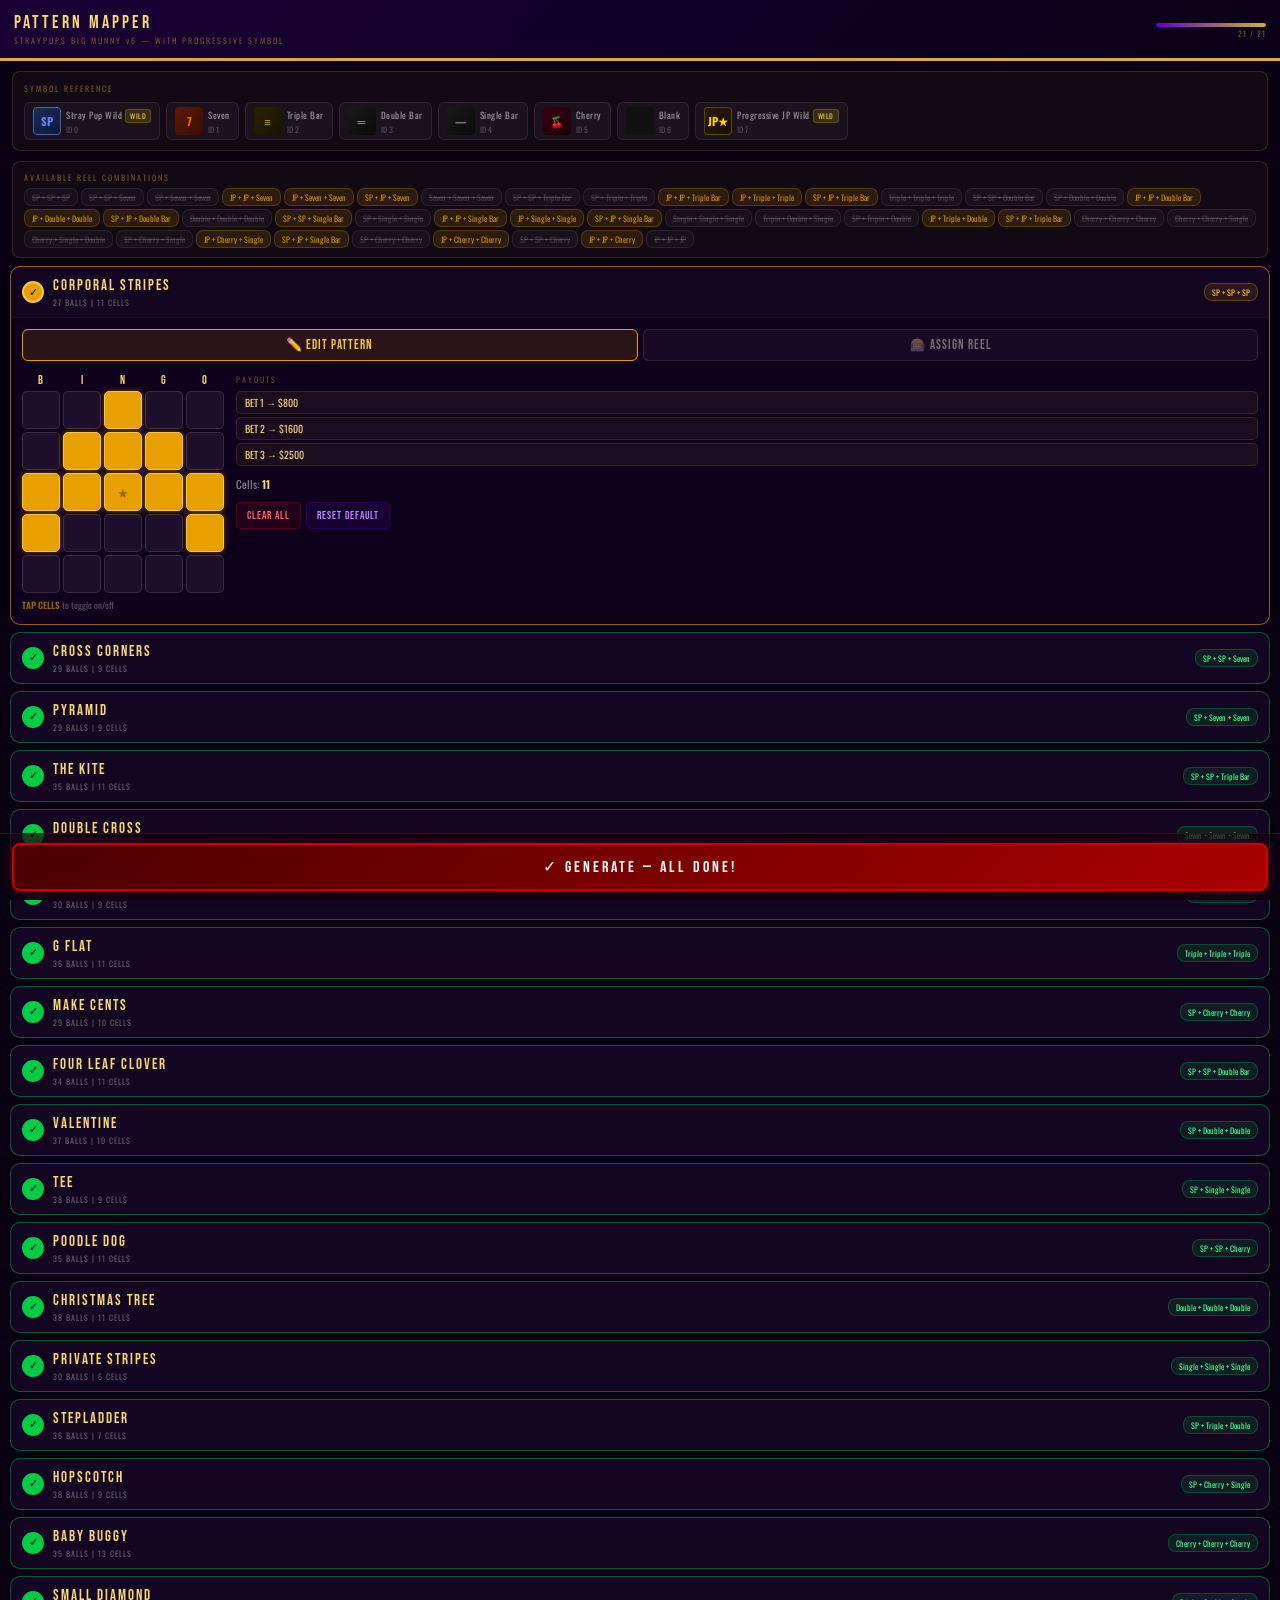
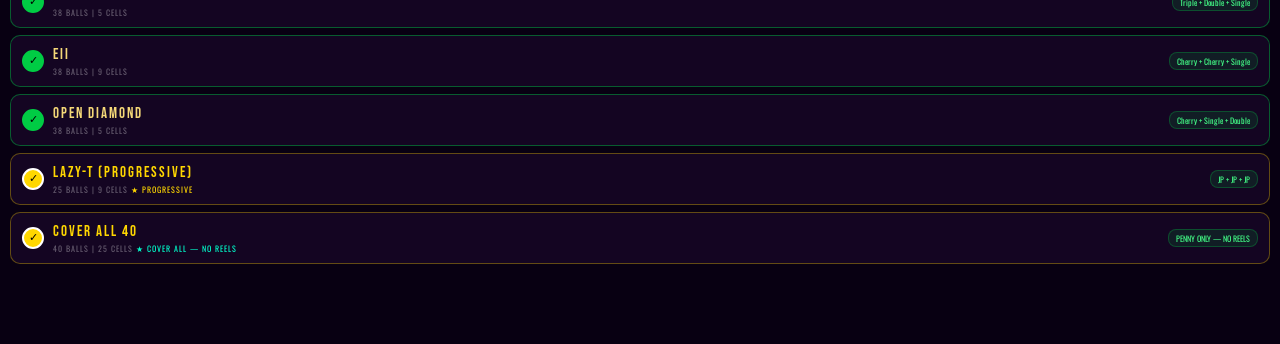
<file: assets/bingo_pattern_mapper_v6.html>
<!DOCTYPE html>
<html lang="en">
<head>
<meta charset="UTF-8">
<meta name="viewport" content="width=device-width,initial-scale=1.0,maximum-scale=1.0,user-scalable=no">
<title>StrayPups — Pattern Mapper v6</title>
<style>
@import url('https://fonts.googleapis.com/css2?family=Bebas+Neue&family=Oswald:wght@300;400;600&display=swap');
*,*::before,*::after{box-sizing:border-box;margin:0;padding:0}
:root{
  --bg:#080012;--panel:#0f001e;--gold:#d4af37;--gold2:#f5d878;
  --orange:#e8a000;--orange2:#f5c842;--crim:#cc0000;--green:#00cc44;
  --fd:'Bebas Neue',Impact,sans-serif;--fm:'Oswald','Arial Narrow',sans-serif;
}
html,body{min-height:100%;background:var(--bg);color:#fff;font-family:var(--fm);overflow-x:hidden}
body{padding-bottom:80px}

/* HEADER */
#hdr{background:linear-gradient(135deg,#1a0035,#0a0018);border-bottom:3px solid var(--gold);
  padding:12px 14px;display:flex;align-items:center;justify-content:space-between;
  position:sticky;top:0;z-index:100}
#hdr-l{font-family:var(--fd);font-size:18px;letter-spacing:3px;color:var(--gold2)}
#hdr-sub{font-size:8px;letter-spacing:2px;color:rgba(212,175,55,.45);margin-top:1px}
#prog-bar{width:110px;height:4px;background:rgba(255,255,255,.1);border-radius:2px;overflow:hidden;margin-top:3px}
#prog-fill{height:100%;background:linear-gradient(90deg,#6600cc,var(--gold));border-radius:2px;transition:width .3s}
#prog-txt{font-size:8px;letter-spacing:1px;color:rgba(212,175,55,.5);text-align:right}

/* SYMBOL LEGEND */
#sym-legend{margin:10px 12px 0;padding:10px 11px;background:rgba(212,175,55,.05);
  border:1px solid rgba(212,175,55,.18);border-radius:8px}
#sym-legend-ttl{font-size:8px;letter-spacing:2px;color:rgba(212,175,55,.45);margin-bottom:8px}
.sym-legend-row{display:flex;flex-wrap:wrap;gap:6px}
.sym-chip{display:flex;align-items:center;gap:5px;padding:4px 8px;border-radius:6px;
  background:rgba(255,255,255,.04);border:1px solid rgba(255,255,255,.08)}
.sym-icon{width:28px;height:28px;border-radius:4px;display:flex;align-items:center;
  justify-content:center;font-size:11px;font-weight:bold;flex-shrink:0}
.sym-lbl{font-size:9px;color:rgba(255,255,255,.55);letter-spacing:.5px}
.sym-id{font-size:8px;color:rgba(255,255,255,.25);margin-top:1px}
/* symbol colors */
.s0{background:linear-gradient(135deg,#1a2a5a,#0d1a3a);color:#6688ff;border:1px solid #4466aa}
.s1{background:linear-gradient(135deg,#5a1a00,#3a0d00);color:#ff6600}
.s2{background:linear-gradient(135deg,#2a2000,#1a1400);color:#d4af37}
.s3{background:linear-gradient(135deg,#1a1a1a,#0a0a0a);color:#aaa}
.s4{background:linear-gradient(135deg,#1a1a1a,#0a0a0a);color:#888}
.s5{background:linear-gradient(135deg,#3a0010,#1a0008);color:#ff2244}
.s6{background:#111;color:#333}
.s7{background:linear-gradient(135deg,#2a1a00,#1a0d00);color:#ffd700;border:1px solid #ffd70044}
.wild-badge{font-size:7px;padding:1px 4px;border-radius:3px;background:#ffd70022;
  color:#ffd700;border:1px solid #ffd70033;margin-left:3px}

/* AVAIL BAR */
#avail-wrap{margin:10px 12px 8px;padding:9px 11px;background:rgba(212,175,55,.05);
  border:1px solid rgba(212,175,55,.18);border-radius:8px}
#avail-ttl{font-size:8px;letter-spacing:2px;color:rgba(212,175,55,.45);margin-bottom:5px}
#avail-list{display:flex;flex-wrap:wrap;gap:3px}
.atag{font-size:8px;padding:2px 7px;border-radius:7px;
  background:rgba(232,160,0,.12);border:1px solid rgba(232,160,0,.22);color:rgba(232,160,0,.85)}
.atag.used{background:rgba(255,255,255,.03);border-color:rgba(255,255,255,.08);
  color:rgba(255,255,255,.18);text-decoration:line-through}

/* CARDS */
#cards{padding:0 10px;display:flex;flex-direction:column;gap:7px}
.pcard{background:var(--panel);border:1.5px solid rgba(212,175,55,.16);border-radius:10px;overflow:hidden}
.pcard.done{border-color:rgba(0,204,68,.45)}
.pcard.editing{border-color:rgba(232,160,0,.6)}
.pcard.progressive-card{border-color:rgba(255,215,0,.35)}

.pc-head{display:flex;align-items:center;gap:9px;padding:9px 11px;
  cursor:pointer;-webkit-tap-highlight-color:transparent;background:rgba(255,255,255,.02)}
.pc-num{width:22px;height:22px;border-radius:50%;border:2px solid rgba(255,255,255,.18);
  flex-shrink:0;display:flex;align-items:center;justify-content:center;font-size:10px;
  color:rgba(255,255,255,.35);font-family:var(--fd)}
.pcard.done .pc-num{background:var(--green);border-color:var(--green);color:#000;font-size:11px}
.pcard.editing .pc-num{background:var(--orange);border-color:var(--orange2);color:#000}
.pcard.progressive-card .pc-num{background:#ffd700;border-color:#fff;color:#000}
.pc-info{flex:1;min-width:0}
.pc-name{font-family:var(--fd);font-size:15px;letter-spacing:2px;color:var(--gold2)}
.pcard.progressive-card .pc-name{color:#ffd700}
.pc-meta{font-size:8px;letter-spacing:1px;color:rgba(255,255,255,.35);margin-top:1px}
.pc-badge{font-size:8px;padding:2px 7px;border-radius:8px;
  background:rgba(255,255,255,.05);border:1px solid rgba(255,255,255,.1);
  color:rgba(255,255,255,.35);white-space:nowrap;flex-shrink:0;max-width:105px;
  overflow:hidden;text-overflow:ellipsis}
.pcard.done .pc-badge{background:rgba(0,204,68,.12);border-color:rgba(0,204,68,.28);color:#44ff88}
.pcard.editing .pc-badge{background:rgba(232,160,0,.12);border-color:rgba(232,160,0,.3);color:var(--orange2)}

/* BODY */
.pc-body{border-top:1px solid rgba(255,255,255,.05);display:none;padding:11px}
.pc-body.open{display:block}

/* Tabs */
.tab-bar{display:flex;gap:5px;margin-bottom:12px}
.tab-btn{flex:1;padding:7px;font-family:var(--fd);font-size:13px;letter-spacing:1px;
  border-radius:6px;border:1.5px solid rgba(255,255,255,.1);
  background:rgba(255,255,255,.04);color:rgba(255,255,255,.4);
  cursor:pointer;-webkit-appearance:none;transition:all .15s}
.tab-btn.active{background:rgba(232,160,0,.12);border-color:var(--orange);color:var(--orange2)}

/* GRID */
.grid-section{display:flex;gap:12px;flex-wrap:wrap;align-items:flex-start}
.grid-wrap{flex-shrink:0}
.grid-col-hdrs{display:grid;grid-template-columns:repeat(5,38px);gap:3px;margin-bottom:3px}
.grid-col-lbl{width:38px;text-align:center;font-family:var(--fd);font-size:12px;color:var(--gold2);letter-spacing:1px}
.bingo-grid{display:grid;grid-template-columns:repeat(5,38px);gap:3px}
.bg-cell{width:38px;height:38px;border-radius:5px;border:1.5px solid rgba(255,255,255,.12);
  background:rgba(255,255,255,.06);cursor:pointer;position:relative;
  display:flex;align-items:center;justify-content:center;
  -webkit-tap-highlight-color:transparent;transition:all .1s;user-select:none}
.bg-cell:active{transform:scale(.93)}
.bg-cell.on{background:var(--orange);border-color:var(--orange2);box-shadow:0 0 6px rgba(232,160,0,.4)}
.bg-cell.free{background:rgba(0,180,80,.18);border-color:rgba(0,220,80,.22)}
.bg-cell.free::after{content:'★';font-size:13px;color:rgba(0,220,80,.6)}
.bg-cell.free.on{background:var(--orange);border-color:var(--orange2)}
.bg-cell.free.on::after{color:rgba(0,0,0,.35)}
.edit-note{font-size:9px;color:rgba(255,255,255,.3);margin-top:6px;line-height:1.5}
.edit-note strong{color:rgba(232,160,0,.6)}
.grid-side{flex:1;min-width:120px}
.gs-label{font-size:8px;letter-spacing:2px;color:rgba(212,175,55,.4);margin-bottom:6px}
.pay-rows{display:flex;flex-direction:column;gap:3px;margin-bottom:10px}
.pay-b{font-size:10px;padding:3px 8px;border-radius:5px;
  background:rgba(212,175,55,.07);border:1px solid rgba(212,175,55,.15);color:var(--gold2)}
.cell-count{font-size:11px;color:rgba(255,255,255,.5);margin-top:6px}
.cell-count strong{color:var(--gold2)}
.grid-actions{display:flex;gap:5px;margin-top:10px;flex-wrap:wrap}
.ga-btn{padding:6px 10px;font-family:var(--fd);font-size:11px;letter-spacing:1px;
  border-radius:5px;border:1px solid;cursor:pointer;-webkit-appearance:none}
.ga-btn.clear{background:rgba(200,0,0,.1);border-color:rgba(200,0,0,.3);color:#ff6666}
.ga-btn.reset{background:rgba(100,0,200,.1);border-color:rgba(100,0,200,.3);color:#bb88ff}

/* REEL PICKER */
.rp-note{font-size:9px;color:rgba(255,255,255,.35);margin-bottom:8px;line-height:1.5}
.rp-note strong{color:rgba(232,160,0,.7)}
.rp-grid{display:flex;flex-direction:column;gap:5px}
.rp-opt{padding:8px 10px;border-radius:8px;background:rgba(255,255,255,.04);
  border:1.5px solid rgba(255,255,255,.09);cursor:pointer;
  display:flex;align-items:center;gap:8px;-webkit-tap-highlight-color:transparent;transition:all .13s}
.rp-opt:active{transform:scale(.97)}
.rp-opt.sel{background:rgba(232,160,0,.1);border-color:var(--orange)}
.rp-syms{display:flex;gap:3px;flex-shrink:0}
.rp-sym{width:32px;height:32px;border-radius:5px;display:flex;align-items:center;
  justify-content:center;font-size:10px;font-weight:bold;text-align:center;
  border:1px solid rgba(255,255,255,.1)}
.rp-sym.payline-sym{border:2px solid rgba(255,215,0,.4)}
.rp-info{flex:1;min-width:0}
.rp-name{font-family:var(--fd);font-size:12px;letter-spacing:1px;color:rgba(255,255,255,.55);line-height:1.1}
.rp-opt.sel .rp-name{color:var(--gold2)}
.rp-sub{font-size:8px;color:rgba(255,255,255,.25);letter-spacing:.4px;margin-top:1px}
.rp-dot{width:10px;height:10px;border-radius:50%;border:1.5px solid rgba(255,255,255,.2);flex-shrink:0}
.rp-opt.sel .rp-dot{background:var(--orange);border-color:var(--orange2)}
.clear-sel-btn{margin-top:9px;padding:6px 12px;font-family:var(--fd);font-size:11px;
  letter-spacing:1px;background:rgba(200,0,0,.1);border:1px solid rgba(200,0,0,.3);
  color:#ff6666;border-radius:5px;cursor:pointer;-webkit-appearance:none}

/* SUBMIT */
#submit-wrap{position:fixed;bottom:0;left:0;right:0;padding:9px 12px;
  background:linear-gradient(to top,rgba(8,0,18,.98),rgba(8,0,18,.65));
  border-top:1px solid rgba(212,175,55,.13)}
#submit-btn{width:100%;padding:12px;font-family:var(--fd);font-size:16px;
  letter-spacing:3px;background:linear-gradient(135deg,#4a0000,#aa0000);
  color:#fff;border:2px solid var(--crim);border-radius:8px;cursor:pointer;-webkit-appearance:none}
#submit-btn:disabled{opacity:.32}
#submit-btn:not(:disabled){box-shadow:0 0 14px rgba(200,0,0,.35)}

/* RESULT */
#result-ov{display:none;position:fixed;inset:0;background:rgba(0,0,0,.96);
  z-index:200;flex-direction:column;overflow-y:auto;padding:16px 12px 50px}
#result-ov.on{display:flex}
#res-title{font-family:var(--fd);font-size:20px;letter-spacing:4px;color:var(--gold2);
  text-align:center;margin-bottom:3px}
#res-sub{font-size:8px;letter-spacing:2px;color:rgba(212,175,55,.38);
  text-align:center;margin-bottom:12px}
#res-box{background:#06000f;border:1px solid var(--gold);border-radius:8px;
  padding:11px;font-size:9px;color:rgba(255,255,255,.72);line-height:1.9;
  font-family:'Courier New',monospace;white-space:pre-wrap;word-break:break-all;margin-bottom:10px}
#res-copy{width:100%;padding:11px;font-family:var(--fd);font-size:15px;
  letter-spacing:2px;background:linear-gradient(135deg,#003300,#005500);
  color:#fff;border:2px solid var(--green);border-radius:8px;cursor:pointer;
  -webkit-appearance:none;margin-bottom:7px}
#res-back{width:100%;padding:8px;font-family:var(--fd);font-size:12px;
  letter-spacing:2px;background:transparent;color:rgba(255,255,255,.3);
  border:1px solid rgba(255,255,255,.1);border-radius:8px;cursor:pointer;-webkit-appearance:none}
#toast{position:fixed;bottom:90px;left:50%;transform:translateX(-50%);
  background:rgba(0,200,60,.92);color:#fff;padding:6px 16px;border-radius:14px;
  font-size:10px;letter-spacing:1px;opacity:0;transition:opacity .25s;pointer-events:none;z-index:300}
#toast.on{opacity:1}
</style>
</head>
<body>

<div id="hdr">
  <div>
    <div id="hdr-l">PATTERN MAPPER</div>
    <div id="hdr-sub">STRAYPUPS BIG MUNNY v6 — WITH PROGRESSIVE SYMBOL</div>
  </div>
  <div style="text-align:right">
    <div id="prog-bar"><div id="prog-fill" style="width:0%"></div></div>
    <div id="prog-txt">0 / 22</div>
  </div>
</div>

<div id="sym-legend">
  <div id="sym-legend-ttl">SYMBOL REFERENCE</div>
  <div class="sym-legend-row" id="sym-legend-row"></div>
</div>

<div id="avail-wrap">
  <div id="avail-ttl">AVAILABLE REEL COMBINATIONS</div>
  <div id="avail-list"></div>
</div>

<div id="cards"></div>

<div id="submit-wrap">
  <button id="submit-btn" disabled>GENERATE MAPPING</button>
</div>

<div id="result-ov">
  <div id="res-title">✓ MAPPING COMPLETE</div>
  <div id="res-sub">COPY AND PASTE THIS TO CLAUDE</div>
  <div id="res-box"></div>
  <button id="res-copy">📋 COPY TO CLIPBOARD</button>
  <button id="res-back">← BACK TO EDIT</button>
</div>
<div id="toast">COPIED!</div>

<script>
// ── SYMBOLS ──────────────────────────────────────────────────────────────
// id: 0=SP Wild, 1=Seven, 2=3-Bar, 3=2-Bar, 4=1-Bar, 5=Cherry, 6=Blank, 7=Progressive JP
var SYMS = [
  { id:0, name:'SP',    label:'SP',  cls:'s0', desc:'Stray Pup Wild',       wild:true  },
  { id:1, name:'7',     label:'7',   cls:'s1', desc:'Seven',                wild:false },
  { id:2, name:'3B',    label:'≡',   cls:'s2', desc:'Triple Bar',           wild:false },
  { id:3, name:'2B',    label:'═',   cls:'s3', desc:'Double Bar',           wild:false },
  { id:4, name:'1B',    label:'—',   cls:'s4', desc:'Single Bar',           wild:false },
  { id:5, name:'CHR',   label:'🍒',  cls:'s5', desc:'Cherry',               wild:false },
  { id:6, name:'BLK',   label:'',    cls:'s6', desc:'Blank',                wild:false },
  { id:7, name:'JP',    label:'JP★', cls:'s7', desc:'Progressive JP Wild',  wild:true  },
];

function symEl(id, payline) {
  var s = SYMS[id] || SYMS[6];
  var d = document.createElement('div');
  d.className = 'rp-sym ' + s.cls + (payline?' payline-sym':'');
  d.textContent = s.label;
  d.title = s.desc;
  return d;
}

// ── REEL COMBINATIONS ────────────────────────────────────────────────────
// Each combo: id, display name, symbols [r1,r2,r3]
// SP(0) and JP(7) are both wilds — can substitute for each other and all symbols
var REELS = [
  // 3-wild jackpot
  { id:'jp',     name:'SP + SP + SP',          syms:[0,0,0], sub:'3× Wild — Jackpot' },
  // 7s
  { id:'7w4',    name:'SP + SP + Seven',        syms:[0,0,1], sub:'Wild ×4 Seven' },
  { id:'7w2',    name:'SP + Seven + Seven',     syms:[0,1,1], sub:'Wild ×2 Seven' },
  { id:'jpw4_7', name:'JP + JP + Seven',        syms:[7,7,1], sub:'ProgJP ×4 Seven' },
  { id:'jpw2_7', name:'JP + Seven + Seven',     syms:[7,1,1], sub:'ProgJP ×2 Seven' },
  { id:'spjp_7', name:'SP + JP + Seven',        syms:[0,7,1], sub:'SP+ProgJP Seven' },
  { id:'7',      name:'Seven + Seven + Seven',  syms:[1,1,1], sub:'Three Sevens' },
  // Triple Bar
  { id:'3bw4',   name:'SP + SP + Triple Bar',   syms:[0,0,2], sub:'Wild ×4 Triple' },
  { id:'3bw2',   name:'SP + Triple + Triple',   syms:[0,2,2], sub:'Wild ×2 Triple' },
  { id:'jpw4_3b',name:'JP + JP + Triple Bar',   syms:[7,7,2], sub:'ProgJP ×4 Triple' },
  { id:'jpw2_3b',name:'JP + Triple + Triple',   syms:[7,2,2], sub:'ProgJP ×2 Triple' },
  { id:'spjp_3b',name:'SP + JP + Triple Bar',   syms:[0,7,2], sub:'SP+ProgJP Triple' },
  { id:'3b',     name:'Triple + Triple + Triple',syms:[2,2,2], sub:'Three Triple Bars' },
  // Double Bar
  { id:'2bw4',   name:'SP + SP + Double Bar',   syms:[0,0,3], sub:'Wild ×4 Double' },
  { id:'2bw2',   name:'SP + Double + Double',   syms:[0,3,3], sub:'Wild ×2 Double' },
  { id:'jpw4_2b',name:'JP + JP + Double Bar',   syms:[7,7,3], sub:'ProgJP ×4 Double' },
  { id:'jpw2_2b',name:'JP + Double + Double',   syms:[7,3,3], sub:'ProgJP ×2 Double' },
  { id:'spjp_2b',name:'SP + JP + Double Bar',   syms:[0,7,3], sub:'SP+ProgJP Double' },
  { id:'2b',     name:'Double + Double + Double',syms:[3,3,3], sub:'Three Double Bars' },
  // Single Bar
  { id:'1bw4',   name:'SP + SP + Single Bar',   syms:[0,0,4], sub:'Wild ×4 Single' },
  { id:'1bw2',   name:'SP + Single + Single',   syms:[0,4,4], sub:'Wild ×2 Single' },
  { id:'jpw4_1b',name:'JP + JP + Single Bar',   syms:[7,7,4], sub:'ProgJP ×4 Single' },
  { id:'jpw2_1b',name:'JP + Single + Single',   syms:[7,4,4], sub:'ProgJP ×2 Single' },
  { id:'spjp_1b',name:'SP + JP + Single Bar',   syms:[0,7,4], sub:'SP+ProgJP Single' },
  { id:'1b',     name:'Single + Single + Single',syms:[4,4,4], sub:'Three Single Bars' },
  // Mixed bars
  { id:'mb',     name:'Triple + Double + Single',syms:[2,3,4], sub:'Any 3 Bars' },
  { id:'spmb',   name:'SP + Triple + Double',   syms:[0,2,3], sub:'SP + Mixed Bars' },
  { id:'jpmb',   name:'JP + Triple + Double',   syms:[7,2,3], sub:'JP + Mixed Bars' },
  { id:'spjp_mb',name:'SP + JP + Triple Bar',   syms:[0,7,2], sub:'SP+JP Mixed' },
  // Cherry
  { id:'ch3',    name:'Cherry + Cherry + Cherry',syms:[5,5,5], sub:'Three Cherries' },
  { id:'ch2',    name:'Cherry + Cherry + Single',syms:[5,5,4], sub:'Two Cherries' },
  { id:'ch1',    name:'Cherry + Single + Double',syms:[5,4,3], sub:'One Cherry' },
  { id:'spch',   name:'SP + Cherry + Single',   syms:[0,5,4], sub:'SP + Cherry' },
  { id:'jpch',   name:'JP + Cherry + Single',   syms:[7,5,4], sub:'JP + Cherry' },
  { id:'spjpch', name:'SP + JP + Single Bar',   syms:[0,7,4], sub:'SP+JP+Single (Hot Dog)' },
  { id:'spchch', name:'SP + Cherry + Cherry',   syms:[0,5,5], sub:'SP Wild ×2 Cherry' },
  { id:'jpchch', name:'JP + Cherry + Cherry',   syms:[7,5,5], sub:'JP Wild ×2 Cherry' },
  { id:'spspch', name:'SP + SP + Cherry',       syms:[0,0,5], sub:'Wild ×4 Cherry' },
  { id:'jpjpch', name:'JP + JP + Cherry',       syms:[7,7,5], sub:'JP ×4 Cherry' },
  // Progressive Jackpot (Lazy-T)
  { id:'coverall',name:'JP + JP + JP',          syms:[7,7,7], sub:'3× Progressive JP — Lazy-T' },
];

// ── PATTERNS ─────────────────────────────────────────────────────────────
var DEFAULT_PATTERNS = [
  { name:'Corporal Stripes',  balls:27, pay:[800,1600,2500], cells:[2,6,7,8,10,11,12,13,14,15,19] },
  { name:'Cross Corners',     balls:29, pay:[320,640,960],   cells:[0,4,7,11,12,13,17,20,24] },
  { name:'Pyramid',           balls:29, pay:[160,320,480],   cells:[12,16,17,18,20,21,22,23,24] },
  { name:'The Kite',          balls:35, pay:[160,320,480],   cells:[0,1,2,5,6,7,10,11,12,18,24] },
  { name:'Double Cross',      balls:28, pay:[80,160,240],    cells:[2,6,7,8,12,16,17,18,22] },
  { name:'Arrowhead',         balls:30, pay:[80,160,240],    cells:[2,6,7,8,10,12,14,17,22] },
  { name:'G Flat',            balls:36, pay:[40,80,120],     cells:[2,3,4,7,12,15,16,17,20,21,22] },
  { name:'Make Cents',        balls:29, pay:[40,80,120],     cells:[2,6,7,8,11,12,16,17,18,22] },
  { name:'Four Leaf Clover',  balls:34, pay:[100,200,300],   cells:[1,5,6,7,11,12,13,17,18,19,23] },
  { name:'Valentine',         balls:37, pay:[50,100,150],    cells:[4,6,8,10,12,14,16,18,20,22] },
  { name:'Tee',               balls:38, pay:[20,40,60],      cells:[0,1,2,3,4,7,12,17,22] },
  { name:'Poodle Dog',        balls:35, pay:[20,40,60],      cells:[0,1,6,11,12,13,14,16,18,21,23] },
  { name:'Christmas Tree',    balls:38, pay:[25,50,75],      cells:[2,6,7,8,10,11,12,13,14,17,22] },
  { name:'Private Stripes',   balls:30, pay:[12,24,38],      cells:[2,6,8,10,12,14] },
  { name:'Stepladder',        balls:36, pay:[10,20,30],      cells:[4,7,8,12,15,16,20] },
  { name:'Hopscotch',         balls:38, pay:[10,20,30],      cells:[1,3,7,11,12,13,17,21,23] },
  { name:'Baby Buggy',        balls:35, pay:[10,20,30],      cells:[3,4,8,10,11,12,13,15,16,17,18,21,23] },
  { name:'Small Diamond',     balls:38, pay:[5,10,15],       cells:[7,11,12,13,17] },
  { name:'EII',               balls:38, pay:[4,8,12],        cells:[0,5,10,15,20,21,22,23,24] },
  { name:'Open Diamond',      balls:38, pay:[2,4,6],         cells:[2,10,12,14,22] },
  // Lazy-T — O column + middle row = 9 cells, ≤24 called balls (25th is free space)
  { name:'Lazy-T (Progressive)', balls:25, pay:[0,0,0], cells:[4,9,10,11,12,13,14,19,24], isProgressive:true },
  // Cover All 40 — penny award, no reels
  { name:'Cover All 40', balls:40, pay:[0.01,0.01,0.01], cells:Array.from({length:25},function(_,i){return i;}), isCoverAll:true },
];

var BASELINE = {
  'Corporal Stripes':'jp','Cross Corners':'7w4','Pyramid':'7w2',
  'The Kite':'3bw4','Double Cross':'7','Arrowhead':'3bw2','G Flat':'3b',
  'Make Cents':'spchch','Four Leaf Clover':'2bw4','Valentine':'2bw2',
  'Tee':'1bw2','Poodle Dog':'spspch','Christmas Tree':'2b',
  'Private Stripes':'1b','Stepladder':'spmb','Hopscotch':'spch',
  'Baby Buggy':'ch3','Small Diamond':'mb','EII':'ch2','Open Diamond':'ch1',
  'Lazy-T (Progressive)':'coverall',
  'Cover All 40': null,
};

var COLS=['B','I','N','G','O'];
var patterns = DEFAULT_PATTERNS.map(function(p){
  return {name:p.name,balls:p.balls,pay:p.pay.slice(),cells:p.cells.slice(),
          isProgressive:!!p.isProgressive,isCoverAll:!!p.isCoverAll};
});
var selections={},usedReels={},openIdx=-1,activeTab={};

// Build symbol legend
(function(){
  var row=document.getElementById('sym-legend-row');
  SYMS.forEach(function(s){
    var chip=document.createElement('div');
    chip.className='sym-chip';
    var icon=document.createElement('div');
    icon.className='sym-icon '+s.cls;
    icon.textContent=s.label;
    var info=document.createElement('div');
    info.innerHTML='<div class="sym-lbl">'+s.desc+(s.wild?'<span class="wild-badge">WILD</span>':'')+'</div><div class="sym-id">ID '+s.id+'</div>';
    chip.appendChild(icon);chip.appendChild(info);
    row.appendChild(chip);
  });
})();

function buildAvailBar(){
  var list=document.getElementById('avail-list');
  list.innerHTML='';
  REELS.forEach(function(r){
    var t=document.createElement('div');
    t.className='atag'+(usedReels[r.id]?' used':'');
    t.textContent=r.name;
    list.appendChild(t);
  });
}

function buildCards(){
  var wrap=document.getElementById('cards');
  wrap.innerHTML='';
  patterns.forEach(function(pat,pi){
    var card=document.createElement('div');
    card.className='pcard'+(pat.isProgressive?' progressive-card':pat.isCoverAll?' progressive-card':'');
    card.id='pc'+pi;
    var head=document.createElement('div');
    head.className='pc-head';
    var numEl=document.createElement('div');
    numEl.className='pc-num';numEl.id='num'+pi;
    numEl.textContent=selections[pat.name]||pat.isCoverAll?'✓':(pi+1);
    var info=document.createElement('div');
    info.className='pc-info';
    var tag=pat.isProgressive?'<span style="color:#ffd700"> ★ PROGRESSIVE</span>':
            pat.isCoverAll?'<span style="color:#00ffcc"> ★ COVER ALL — NO REELS</span>':'';
    info.innerHTML='<div class="pc-name">'+pat.name+'</div>'+
      '<div class="pc-meta">'+pat.balls+' BALLS | '+pat.cells.length+' CELLS'+tag+'</div>';
    var badge=document.createElement('div');
    badge.className='pc-badge';badge.id='badge'+pi;
    var sel=selections[pat.name];
    badge.textContent=pat.isCoverAll?'PENNY ONLY — NO REELS':
      sel?(REELS.find(function(r){return r.id===sel;})||{name:'?'}).name:'NOT SET';
    head.appendChild(numEl);head.appendChild(info);head.appendChild(badge);
    head.addEventListener('click',function(){if(!pat.isCoverAll)toggleCard(pi);});
    var body=document.createElement('div');
    body.className='pc-body';body.id='bd'+pi;
    card.appendChild(head);card.appendChild(body);
    wrap.appendChild(card);
  });
}

function refreshCard(pi){
  var pat=patterns[pi];
  var sel=selections[pat.name];
  var numEl=document.getElementById('num'+pi);
  var badge=document.getElementById('badge'+pi);
  var card=document.getElementById('pc'+pi);
  numEl.textContent=(sel||pat.isCoverAll)?'✓':(pi+1);
  badge.textContent=pat.isCoverAll?'PENNY ONLY — NO REELS':
    sel?(REELS.find(function(r){return r.id===sel;})||{name:'?'}).name:'NOT SET';
  card.classList.toggle('done',!!(sel||pat.isCoverAll));
  card.classList.toggle('editing',openIdx===pi&&!sel&&!pat.isCoverAll);
}

function toggleCard(pi){
  var wasOpen=openIdx===pi;
  patterns.forEach(function(p,i){
    document.getElementById('bd'+i).classList.remove('open');
    document.getElementById('pc'+i).classList.remove('editing');
  });
  openIdx=-1;
  if(!wasOpen){
    openIdx=pi;
    if(!activeTab[pi]) activeTab[pi]='edit';
    buildBody(pi);
    document.getElementById('bd'+pi).classList.add('open');
    document.getElementById('pc'+pi).classList.add('editing');
    setTimeout(function(){document.getElementById('pc'+pi).scrollIntoView({behavior:'smooth',block:'start'});},60);
  }
}

function buildBody(pi){
  var body=document.getElementById('bd'+pi);
  body.innerHTML='';
  var tab=activeTab[pi]||'edit';
  var tabBar=document.createElement('div');
  tabBar.className='tab-bar';
  ['edit','reel'].forEach(function(t){
    var btn=document.createElement('button');
    btn.className='tab-btn'+(tab===t?' active':'');
    btn.textContent=t==='edit'?'✏️ EDIT PATTERN':'🎰 ASSIGN REEL';
    btn.addEventListener('click',function(){activeTab[pi]=t;buildBody(pi);});
    tabBar.appendChild(btn);
  });
  body.appendChild(tabBar);
  if(tab==='edit') buildEditPanel(pi,body);
  else buildReelPanel(pi,body);
}

function buildEditPanel(pi,body){
  var pat=patterns[pi];
  var cellSet={};
  pat.cells.forEach(function(c){cellSet[c]=true;});
  var panel=document.createElement('div');
  var sec=document.createElement('div');
  sec.className='grid-section';
  var gwrap=document.createElement('div');
  gwrap.className='grid-wrap';
  var hdrs=document.createElement('div');
  hdrs.className='grid-col-hdrs';
  COLS.forEach(function(l){var d=document.createElement('div');d.className='grid-col-lbl';d.textContent=l;hdrs.appendChild(d);});
  gwrap.appendChild(hdrs);
  var grid=document.createElement('div');
  grid.className='bingo-grid';
  for(var ci=0;ci<25;ci++){
    var cell=document.createElement('div');
    var cls='bg-cell';
    if(ci===12) cls+=' free';
    if(cellSet[ci]) cls+=' on';
    cell.className=cls;
    cell.dataset.ci=ci;
    (function(idx){
      cell.addEventListener('click',function(){
        var i=pat.cells.indexOf(idx);
        if(i>=0) pat.cells.splice(i,1); else pat.cells.push(idx);
        buildBody(pi);refreshCard(pi);
      });
    })(ci);
    grid.appendChild(cell);
  }
  gwrap.appendChild(grid);
  var note=document.createElement('div');
  note.className='edit-note';
  note.innerHTML='<strong>TAP CELLS</strong> to toggle on/off';
  gwrap.appendChild(note);
  sec.appendChild(gwrap);
  var side=document.createElement('div');
  side.className='grid-side';
  side.innerHTML='<div class="gs-label">PAYOUTS</div>'+
    '<div class="pay-rows">'+
    (pat.isProgressive
      ?'<div class="pay-b" style="color:#ffd700">★ PROGRESSIVE JACKPOT ★</div><div class="pay-b">Lazy-T in ≤24 called balls</div><div class="pay-b">Awards Wide Area Pot</div>'
      :'<div class="pay-b">BET 1 → $'+pat.pay[0]+'</div><div class="pay-b">BET 2 → $'+pat.pay[1]+'</div><div class="pay-b">BET 3 → $'+pat.pay[2]+'</div>')+
    '</div><div class="cell-count">Cells: <strong>'+pat.cells.length+'</strong></div>';
  var actions=document.createElement('div');
  actions.className='grid-actions';
  var clearBtn=document.createElement('button');
  clearBtn.className='ga-btn clear';clearBtn.textContent='CLEAR ALL';
  clearBtn.addEventListener('click',function(){pat.cells=[];buildBody(pi);refreshCard(pi);});
  var resetBtn=document.createElement('button');
  resetBtn.className='ga-btn reset';resetBtn.textContent='RESET DEFAULT';
  resetBtn.addEventListener('click',function(){pat.cells=DEFAULT_PATTERNS[pi].cells.slice();buildBody(pi);refreshCard(pi);});
  actions.appendChild(clearBtn);actions.appendChild(resetBtn);
  side.appendChild(actions);
  sec.appendChild(side);
  panel.appendChild(sec);
  body.appendChild(panel);
}

function buildReelPanel(pi,body){
  var pat=patterns[pi];
  var patName=pat.name;
  var curSel=selections[patName];
  var panel=document.createElement('div');
  var note=document.createElement('div');
  note.className='rp-note';
  note.innerHTML='Pick the reel combination for <strong>'+patName+'</strong>.<br>'+
    '<span style="color:#ffd700">SP</span> and <span style="color:#ffd700">JP★</span> are both wilds — '+
    'they can appear in any order. This sets the QUALIFYING combo; actual reels shuffle equivalent combinations.';
  panel.appendChild(note);
  var avail=REELS.filter(function(r){return !usedReels[r.id]||usedReels[r.id]===patName;});
  if(avail.length===0){
    var none=document.createElement('div');
    none.style.cssText='font-size:11px;color:#ff4444;padding:10px;text-align:center;border:1px solid rgba(200,0,0,.28);border-radius:6px;background:rgba(200,0,0,.07);';
    none.textContent='All combinations used.';
    panel.appendChild(none);
    body.appendChild(panel);
    return;
  }
  var grid=document.createElement('div');
  grid.className='rp-grid';
  avail.forEach(function(reel){
    var opt=document.createElement('div');
    opt.className='rp-opt'+(curSel===reel.id?' sel':'');
    var dot=document.createElement('div');
    dot.className='rp-dot';
    var symsWrap=document.createElement('div');
    symsWrap.className='rp-syms';
    reel.syms.forEach(function(sid){symsWrap.appendChild(symEl(sid,true));});
    var info=document.createElement('div');
    info.className='rp-info';
    info.innerHTML='<div class="rp-name">'+reel.name+'</div><div class="rp-sub">'+reel.sub+'</div>';
    opt.appendChild(dot);opt.appendChild(symsWrap);opt.appendChild(info);
    opt.addEventListener('click',function(){assignReel(pi,reel.id);});
    grid.appendChild(opt);
  });
  panel.appendChild(grid);
  if(curSel){
    var clrBtn=document.createElement('button');
    clrBtn.className='clear-sel-btn';clrBtn.textContent='CLEAR SELECTION';
    clrBtn.addEventListener('click',function(){clearReel(pi);});
    panel.appendChild(clrBtn);
  }
  body.appendChild(panel);
}

function assignReel(pi,reelId){
  var patName=patterns[pi].name;
  var prev=selections[patName];
  if(prev) delete usedReels[prev];
  selections[patName]=reelId;
  usedReels[reelId]=patName;
  buildAvailBar();updateProgress();refreshCard(pi);buildBody(pi);saveState();
  setTimeout(function(){
    for(var j=pi+1;j<patterns.length;j++){
      if(!selections[patterns[j].name]&&!patterns[j].isCoverAll){toggleCard(j);return;}
    }
    document.getElementById('bd'+pi).classList.remove('open');
    document.getElementById('pc'+pi).classList.remove('editing');
    openIdx=-1;
  },380);
}

function clearReel(pi){
  var patName=patterns[pi].name;
  var prev=selections[patName];
  if(prev) delete usedReels[prev];
  delete selections[patName];
  buildAvailBar();updateProgress();refreshCard(pi);buildBody(pi);saveState();
}

function updateProgress(){
  var needMap=patterns.filter(function(p){return !p.isCoverAll;});
  var done=needMap.filter(function(p){return selections[p.name];}).length;
  var total=needMap.length;
  var pct=(done/total)*100;
  document.getElementById('prog-fill').style.width=pct+'%';
  document.getElementById('prog-txt').textContent=done+' / '+total;
  var btn=document.getElementById('submit-btn');
  btn.textContent=done>=total?'✓ GENERATE — ALL DONE!':'GENERATE MAPPING — '+done+'/'+total;
  btn.disabled=false;
}

document.getElementById('submit-btn').addEventListener('click',function(){
  var lines=['PATTERN_REEL_MAP = {'];
  patterns.forEach(function(pat){
    if(pat.isCoverAll){
      lines.push('  "'+pat.name+'": { reel: null, // Penny only — no reels }');
      return;
    }
    var rid=selections[pat.name]||'UNMAPPED';
    var reel=REELS.find(function(r){return r.id===rid;})||{name:'?',syms:[]};
    var symNames=reel.syms.map(function(s){return SYMS[s]?SYMS[s].desc:'?';});
    var cellStr=JSON.stringify(pat.cells.slice().sort(function(a,b){return a-b;}));
    lines.push('  "'+pat.name+'": {');
    lines.push('    reel: "'+rid+'",  // '+reel.name+' → ['+symNames.join(', ')+']');
    lines.push('    balls: '+pat.balls+', pay: ['+pat.pay.join(',')+'],');
    lines.push('    cells: '+cellStr);
    lines.push('  },');
  });
  lines.push('};');
  document.getElementById('res-box').textContent=lines.join('\n');
  document.getElementById('result-ov').classList.add('on');
});

document.getElementById('res-copy').addEventListener('click',function(){
  var text=document.getElementById('res-box').textContent;
  if(navigator.clipboard){navigator.clipboard.writeText(text).then(showToast);}
  else{var ta=document.createElement('textarea');ta.value=text;ta.style.cssText='position:fixed;opacity:0';document.body.appendChild(ta);ta.select();document.execCommand('copy');document.body.removeChild(ta);showToast();}
});
document.getElementById('res-back').addEventListener('click',function(){document.getElementById('result-ov').classList.remove('on');});
function showToast(){var t=document.getElementById('toast');t.classList.add('on');setTimeout(function(){t.classList.remove('on');},2000);}

var STORAGE_KEY='straypups_mapper_v6';
function saveState(){
  try{var state={selections:selections,cells:{}};patterns.forEach(function(p){state.cells[p.name]=p.cells.slice();});localStorage.setItem(STORAGE_KEY,JSON.stringify(state));}catch(e){}
}
function loadState(){
  try{var raw=localStorage.getItem(STORAGE_KEY);if(raw){var s=JSON.parse(raw);if(s.selections) return s;}}catch(e){}
  return{selections:BASELINE,cells:{}};
}
function applyState(state){
  selections={};usedReels={};
  if(state.selections){
    Object.keys(state.selections).forEach(function(patName){
      var rid=state.selections[patName];
      if(!rid) return;
      var pi=-1;patterns.forEach(function(p,i){if(p.name===patName) pi=i;});
      if(pi>=0&&rid){selections[patName]=rid;usedReels[rid]=patName;}
    });
  }
  if(state.cells){
    Object.keys(state.cells).forEach(function(patName){
      patterns.forEach(function(p){if(p.name===patName&&state.cells[patName]) p.cells=state.cells[patName].slice();});
    });
  }
}

var savedState=loadState();
applyState(savedState);
buildCards();
patterns.forEach(function(p,pi){refreshCard(pi);});
buildAvailBar();
updateProgress();
var firstUnmapped=-1;
patterns.forEach(function(p,pi){if(firstUnmapped<0&&!selections[p.name]&&!p.isCoverAll) firstUnmapped=pi;});
setTimeout(function(){toggleCard(firstUnmapped>=0?firstUnmapped:0);},250);
</script>
</body>
</html>
</file>
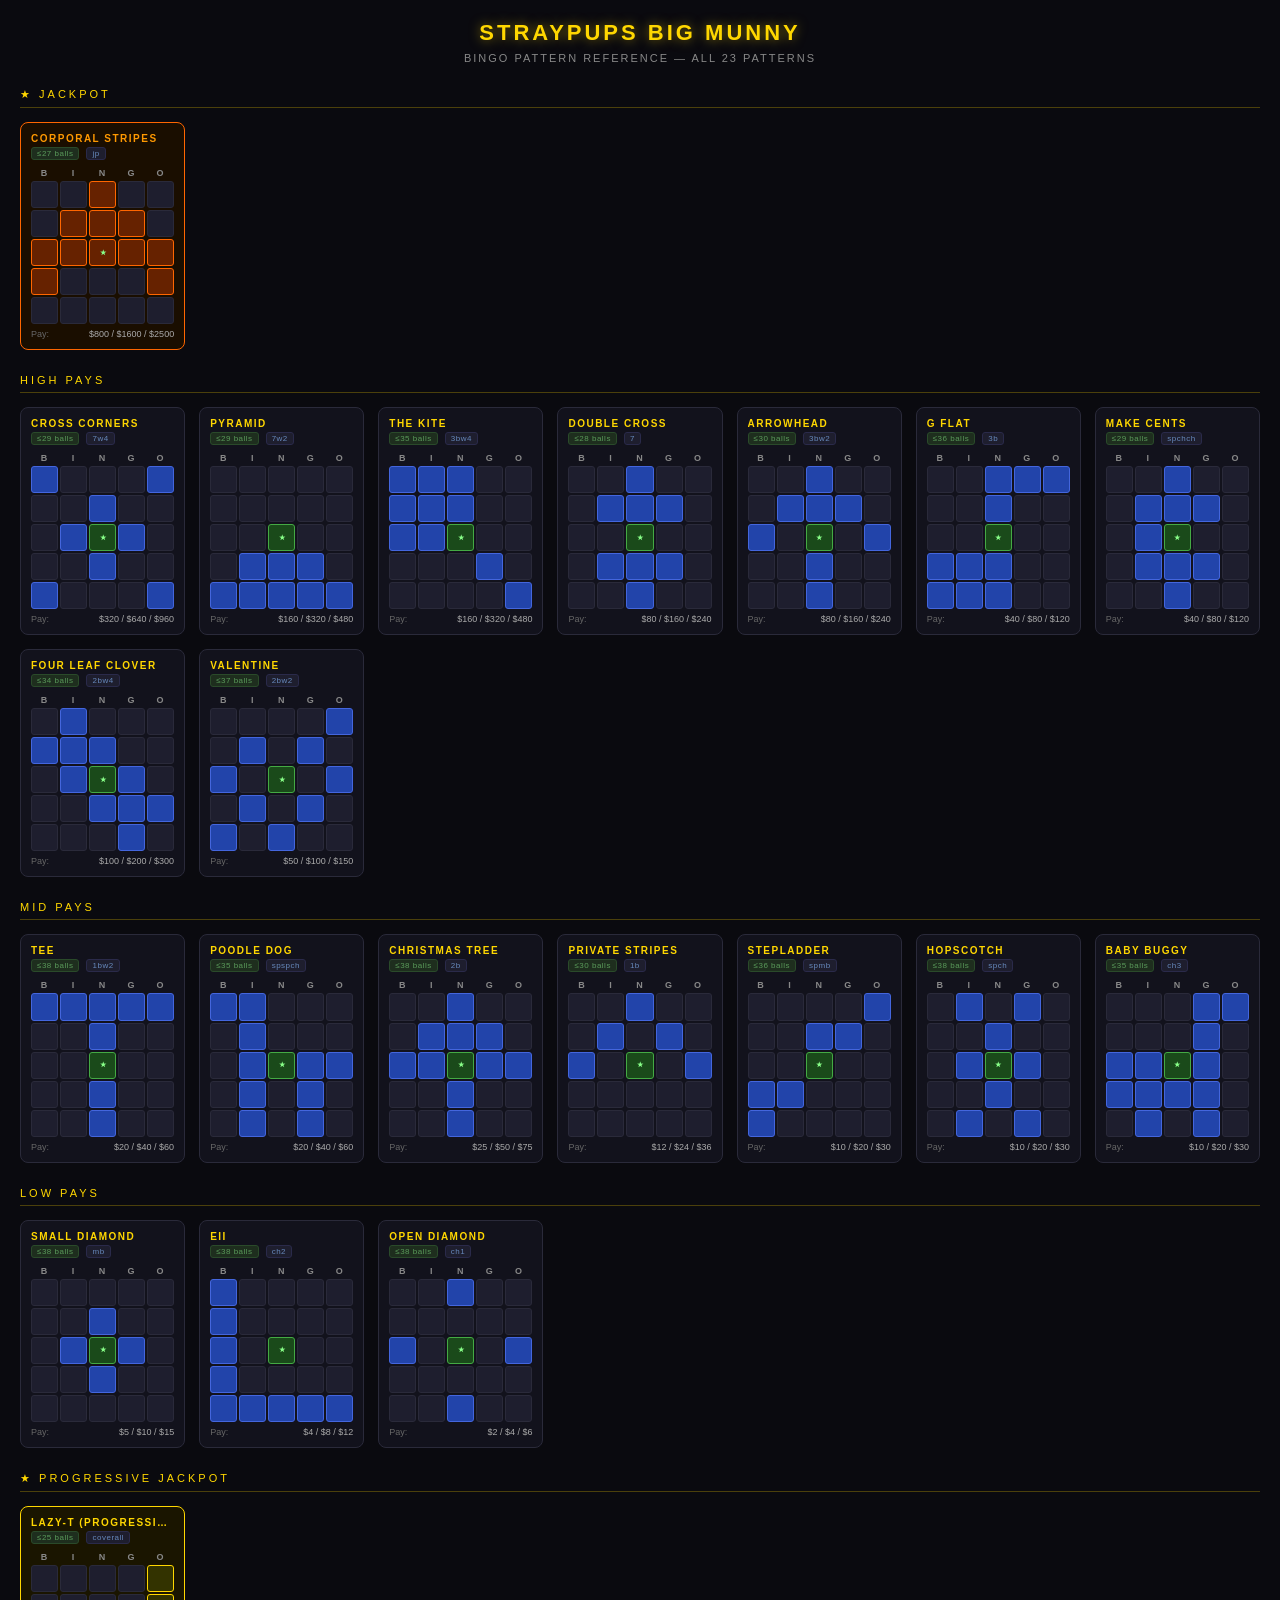
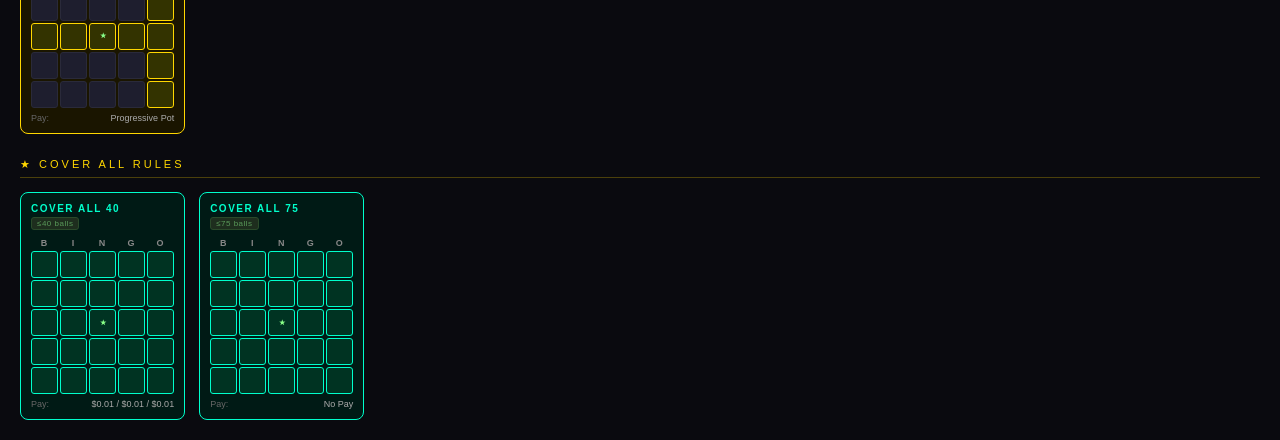
<file: assets/bingo_patterns.html>
<!DOCTYPE html>
<html lang="en">
<head>
<meta charset="UTF-8">
<meta name="viewport" content="width=device-width, initial-scale=1.0">
<title>StrayPups Big Munny — Bingo Pattern Reference</title>
<style>
  * { box-sizing: border-box; margin: 0; padding: 0; }
  body {
    background: #0a0a0f;
    color: #f0e6c8;
    font-family: 'Segoe UI', Arial, sans-serif;
    padding: 20px;
  }
  h1 {
    text-align: center;
    font-size: 22px;
    letter-spacing: 3px;
    color: #ffd700;
    text-shadow: 0 0 12px #ffd70088;
    margin-bottom: 6px;
    text-transform: uppercase;
  }
  .subtitle {
    text-align: center;
    font-size: 11px;
    color: #888;
    letter-spacing: 2px;
    margin-bottom: 24px;
    text-transform: uppercase;
  }
  .section-title {
    font-size: 11px;
    letter-spacing: 3px;
    text-transform: uppercase;
    color: #ffd700;
    border-bottom: 1px solid #ffd70044;
    padding-bottom: 6px;
    margin: 24px 0 14px;
  }
  .grid {
    display: grid;
    grid-template-columns: repeat(auto-fill, minmax(160px, 1fr));
    gap: 14px;
  }
  .card {
    background: #12121c;
    border: 1px solid #2a2a3a;
    border-radius: 8px;
    padding: 10px;
    transition: border-color 0.2s;
  }
  .card:hover { border-color: #ffd70066; }
  .card.jackpot { border-color: #ff6600; background: #1a0e00; }
  .card.progressive { border-color: #ffd700; background: #1a1500; }
  .card.coverall { border-color: #00ffcc; background: #001a15; }
  .card-name {
    font-size: 10px;
    font-weight: bold;
    letter-spacing: 1.5px;
    text-transform: uppercase;
    color: #ffd700;
    margin-bottom: 3px;
    white-space: nowrap;
    overflow: hidden;
    text-overflow: ellipsis;
  }
  .card.jackpot .card-name { color: #ff9900; }
  .card.progressive .card-name { color: #ffd700; }
  .card.coverall .card-name { color: #00ffcc; }
  .card-meta {
    font-size: 9px;
    color: #666;
    margin-bottom: 8px;
    letter-spacing: 0.5px;
  }
  .bingo-grid {
    display: grid;
    grid-template-columns: repeat(5, 1fr);
    gap: 2px;
    margin-bottom: 4px;
  }
  .col-headers {
    display: grid;
    grid-template-columns: repeat(5, 1fr);
    gap: 2px;
    margin-bottom: 3px;
  }
  .col-h {
    text-align: center;
    font-size: 9px;
    font-weight: bold;
    color: #888;
    letter-spacing: 1px;
  }
  .cell {
    width: 100%;
    aspect-ratio: 1;
    border-radius: 3px;
    background: #1e1e2e;
    border: 1px solid #2a2a3a;
    display: flex;
    align-items: center;
    justify-content: center;
    font-size: 7px;
    color: #444;
  }
  .cell.active {
    background: #2244aa;
    border-color: #4466dd;
    color: #fff;
    font-weight: bold;
  }
  .cell.free {
    background: #1a2a1a;
    border-color: #2a4a2a;
    color: #4a8a4a;
    font-size: 7px;
  }
  .cell.active.free {
    background: #1a4a1a;
    border-color: #44aa44;
    color: #88ff88;
  }
  .card.jackpot .cell.active { background: #662200; border-color: #ff6600; }
  .card.progressive .cell.active { background: #333300; border-color: #ffd700; }
  .card.coverall .cell.active { background: #003322; border-color: #00ffcc; }
  .pay-row {
    display: flex;
    justify-content: space-between;
    margin-top: 5px;
    font-size: 9px;
    color: #666;
  }
  .pay-val { color: #aaa; }
  .balls-badge {
    display: inline-block;
    background: #1e2e1e;
    border: 1px solid #2a4a2a;
    border-radius: 3px;
    padding: 1px 5px;
    font-size: 8px;
    color: #5a9a5a;
    letter-spacing: 0.5px;
  }
  .reel-badge {
    display: inline-block;
    background: #1e1e2e;
    border: 1px solid #2a2a4a;
    border-radius: 3px;
    padding: 1px 5px;
    font-size: 8px;
    color: #6688bb;
    letter-spacing: 0.5px;
    margin-left: 4px;
  }
</style>
</head>
<body>

<h1>StrayPups Big Munny</h1>
<div class="subtitle">Bingo Pattern Reference — All 23 Patterns</div>

<script>
const PATTERNS = [
  // JACKPOT
  {name:'Corporal Stripes', balls:27, pay:[800,1600,2500], reel:'jp',       cells:[2,6,7,8,10,11,12,13,14,15,19], type:'jackpot'},
  // HIGH PAYS
  {name:'Cross Corners',    balls:29, pay:[320,640,960],   reel:'7w4',      cells:[0,4,7,11,12,13,17,20,24],      type:'high'},
  {name:'Pyramid',          balls:29, pay:[160,320,480],   reel:'7w2',      cells:[12,16,17,18,20,21,22,23,24],   type:'high'},
  {name:'The Kite',         balls:35, pay:[160,320,480],   reel:'3bw4',     cells:[0,1,2,5,6,7,10,11,12,18,24],  type:'high'},
  {name:'Double Cross',     balls:28, pay:[80,160,240],    reel:'7',        cells:[2,6,7,8,12,16,17,18,22],       type:'high'},
  {name:'Arrowhead',        balls:30, pay:[80,160,240],    reel:'3bw2',     cells:[2,6,7,8,10,12,14,17,22],       type:'high'},
  {name:'G Flat',           balls:36, pay:[40,80,120],     reel:'3b',       cells:[2,3,4,7,12,15,16,17,20,21,22], type:'high'},
  {name:'Make Cents',       balls:29, pay:[40,80,120],     reel:'spchch',   cells:[2,6,7,8,11,12,16,17,18,22],   type:'high'},
  {name:'Four Leaf Clover', balls:34, pay:[100,200,300],   reel:'2bw4',     cells:[1,5,6,7,11,13,17,18,19,23],   type:'high'},
  {name:'Valentine',        balls:37, pay:[50,100,150],    reel:'2bw2',     cells:[4,6,8,10,12,14,16,18,20,22],  type:'high'},
  // MID PAYS
  {name:'Tee',              balls:38, pay:[20,40,60],      reel:'1bw2',     cells:[0,1,2,3,4,7,12,17,22],        type:'mid'},
  {name:'Poodle Dog',       balls:35, pay:[20,40,60],      reel:'spspch',   cells:[0,1,6,11,12,13,14,16,18,21,23], type:'mid'},
  {name:'Christmas Tree',   balls:38, pay:[25,50,75],      reel:'2b',       cells:[2,6,7,8,10,11,12,13,14,17,22], type:'mid'},
  {name:'Private Stripes',  balls:30, pay:[12,24,36],      reel:'1b',       cells:[2,6,8,10,14],                  type:'mid'},
  {name:'Stepladder',       balls:36, pay:[10,20,30],      reel:'spmb',     cells:[4,7,8,12,15,16,20],            type:'mid'},
  {name:'Hopscotch',        balls:38, pay:[10,20,30],      reel:'spch',     cells:[1,3,7,11,13,17,21,23],         type:'mid'},
  {name:'Baby Buggy',       balls:35, pay:[10,20,30],      reel:'ch3',      cells:[3,4,8,10,11,12,13,15,16,17,18,21,23], type:'mid'},
  // LOW PAYS
  {name:'Small Diamond',    balls:38, pay:[5,10,15],       reel:'mb',       cells:[7,11,12,13,17],                type:'low'},
  {name:'EII',              balls:38, pay:[4,8,12],        reel:'ch2',      cells:[0,5,10,15,20,21,22,23,24],     type:'low'},
  {name:'Open Diamond',     balls:38, pay:[2,4,6],         reel:'ch1',      cells:[2,10,12,14,22],                type:'low'},
  // PROGRESSIVE
  {name:'Lazy-T (Progressive)', balls:25, pay:[0,0,0],    reel:'coverall', cells:[4,9,10,11,12,13,14,19,24],    type:'progressive'},
  // COVER ALL
  {name:'Cover All 40',     balls:40, pay:[0.01,0.01,0.01], reel:null,    cells:[0,1,2,3,4,5,6,7,8,9,10,11,12,13,14,15,16,17,18,19,20,21,22,23,24], type:'coverall'},
  {name:'Cover All 75',     balls:75, pay:[0,0,0],          reel:null,    cells:[0,1,2,3,4,5,6,7,8,9,10,11,12,13,14,15,16,17,18,19,20,21,22,23,24], type:'coverall'},
];

const COLS = ['B','I','N','G','O'];
const SECTIONS = [
  { label: '★ Jackpot', types: ['jackpot'] },
  { label: 'High Pays', types: ['high'] },
  { label: 'Mid Pays',  types: ['mid'] },
  { label: 'Low Pays',  types: ['low'] },
  { label: '★ Progressive Jackpot', types: ['progressive'] },
  { label: '★ Cover All Rules', types: ['coverall'] },
];

function renderCard(p) {
  const cellSet = new Set(p.cells);
  let cells = '';
  for (let i = 0; i < 25; i++) {
    const isFree = i === 12;
    const isActive = cellSet.has(i) || isFree;
    const cls = ['cell', isActive ? 'active' : '', isFree ? 'free' : ''].filter(Boolean).join(' ');
    const label = isFree ? '★' : '';
    cells += `<div class="${cls}">${label}</div>`;
  }

  const payStr = p.pay[0] === 0 && p.pay[1] === 0 && p.pay[2] === 0
    ? (p.type === 'progressive' ? 'Progressive Pot' : 'No Pay')
    : `$${p.pay[0]} / $${p.pay[1]} / $${p.pay[2]}`;

  const isSpecial = p.type === 'coverall' || p.type === 'progressive';

  return `
    <div class="card ${p.type === 'jackpot' ? 'jackpot' : p.type === 'progressive' ? 'progressive' : p.type === 'coverall' ? 'coverall' : ''}">
      <div class="card-name">${p.name}</div>
      <div class="card-meta">
        <span class="balls-badge">≤${p.balls} balls</span>
        ${p.reel ? `<span class="reel-badge">${p.reel}</span>` : ''}
      </div>
      <div class="col-headers">${COLS.map(c=>`<div class="col-h">${c}</div>`).join('')}</div>
      <div class="bingo-grid">${cells}</div>
      <div class="pay-row">
        <span>Pay:</span>
        <span class="pay-val">${payStr}</span>
      </div>
    </div>`;
}

const container = document.createElement('div');
for (const section of SECTIONS) {
  const pats = PATTERNS.filter(p => section.types.includes(p.type));
  if (!pats.length) continue;
  const sec = document.createElement('div');
  sec.innerHTML = `<div class="section-title">${section.label}</div><div class="grid">${pats.map(renderCard).join('')}</div>`;
  container.appendChild(sec);
}
document.body.appendChild(container);
</script>

</body>
</html>
</file>
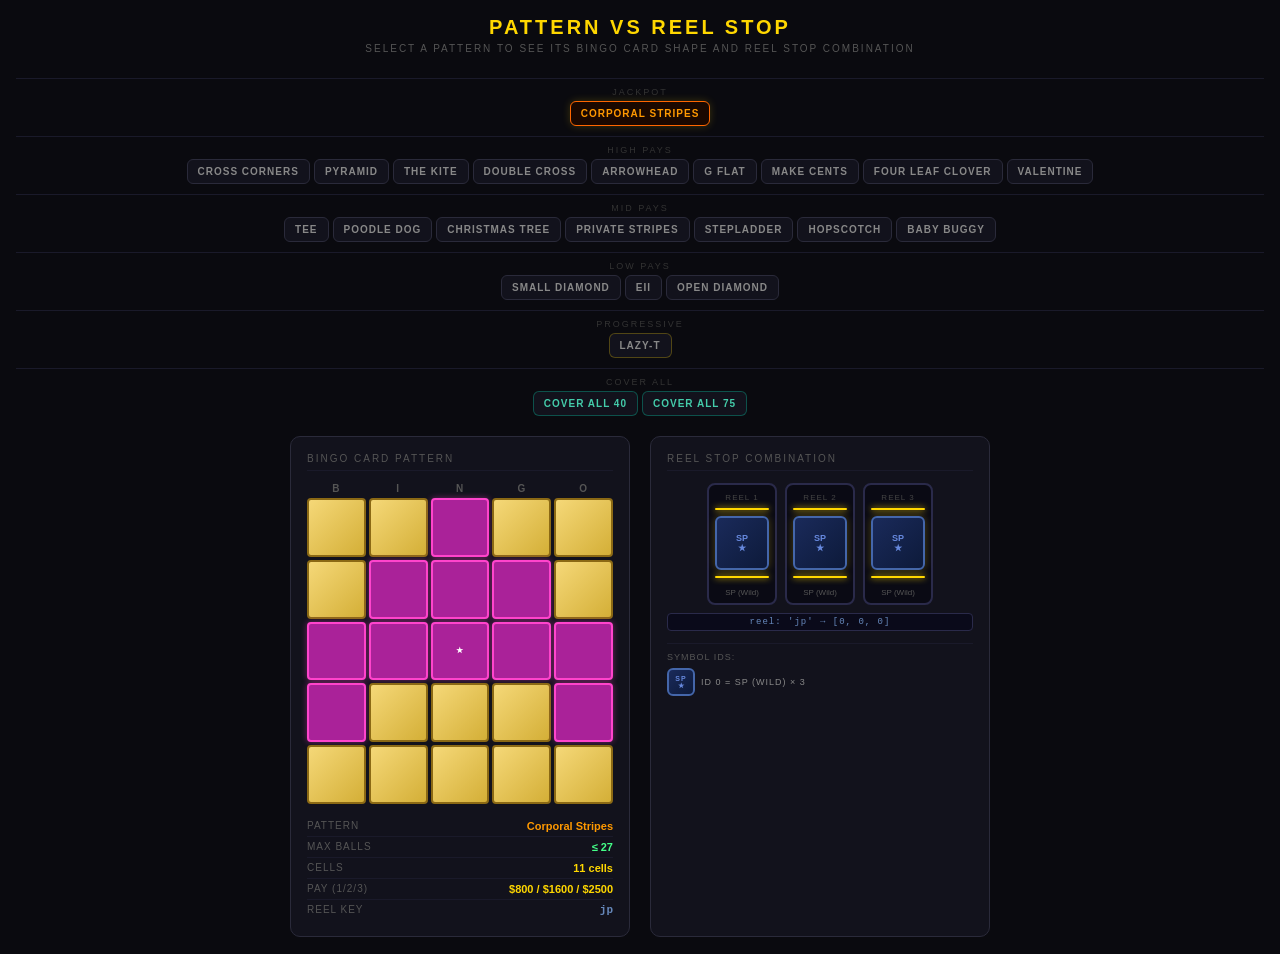
<file: assets/pattern_reel_audit.html>
<!DOCTYPE html>
<html lang="en">
<head>
<meta charset="UTF-8">
<meta name="viewport" content="width=device-width, initial-scale=1.0">
<title>Pattern vs Reel Stop Audit</title>
<style>
*{box-sizing:border-box;margin:0;padding:0;}
body{background:#0a0a0f;color:#f0e6c8;font-family:Arial,sans-serif;padding:16px;min-height:100vh;}
h1{text-align:center;color:#ffd700;font-size:20px;letter-spacing:3px;text-transform:uppercase;margin-bottom:4px;}
.sub{text-align:center;color:#555;font-size:10px;letter-spacing:2px;margin-bottom:20px;text-transform:uppercase;}

/* Pattern selector */
.selector{display:flex;flex-wrap:wrap;gap:6px;margin-bottom:20px;justify-content:center;}
.pat-btn{
  background:#12121c;border:1px solid #2a2a3a;border-radius:6px;
  padding:6px 10px;cursor:pointer;font-size:10px;font-weight:bold;
  letter-spacing:1px;text-transform:uppercase;color:#888;
  transition:all .15s;white-space:nowrap;
}
.pat-btn:hover{border-color:#ffd70066;color:#ffd700;}
.pat-btn.active{background:#1a1500;border-color:#ffd700;color:#ffd700;
  box-shadow:0 0 8px #ffd70033;}
.pat-btn.jackpot{border-color:#ff660044;color:#ff8844;}
.pat-btn.jackpot.active{background:#1a0800;border-color:#ff6600;color:#ff9900;}
.pat-btn.progressive{border-color:#ffd70044;}
.pat-btn.coverall{border-color:#00ffcc44;color:#44ccaa;}
.pat-btn.coverall.active{background:#001a15;border-color:#00ffcc;color:#00ffcc;}

/* Main display */
.display{display:grid;grid-template-columns:1fr 1fr;gap:20px;max-width:700px;margin:0 auto;}
@media(max-width:500px){.display{grid-template-columns:1fr;}}

.panel{background:#12121c;border:1px solid #2a2a3a;border-radius:10px;padding:16px;}
.panel-title{font-size:10px;letter-spacing:2px;text-transform:uppercase;color:#555;
  margin-bottom:12px;border-bottom:1px solid #1a1a2a;padding-bottom:6px;}

/* Bingo card */
.col-headers{display:grid;grid-template-columns:repeat(5,1fr);gap:3px;margin-bottom:4px;}
.col-h{text-align:center;font-size:10px;font-weight:bold;color:#555;letter-spacing:1px;}
.bingo-grid{display:grid;grid-template-columns:repeat(5,1fr);gap:3px;}
.cell{
  aspect-ratio:1;border-radius:4px;
  background:linear-gradient(135deg,#f5d878,#d4af37);
  border:2px solid #8b6914;color:#1a0800;
  display:flex;align-items:center;justify-content:center;
  font-size:8px;font-weight:bold;transition:all .2s;
}
.cell.active{
  background:#aa2299;border-color:#ff44cc;color:#fff;
  box-shadow:0 0 6px #ff44cc66;
  animation:bwink .5s ease infinite alternate;
}
.cell.free{background:linear-gradient(135deg,#2255cc,#0033aa);border-color:#4466ff;color:#6688ff;font-size:8px;}
.cell.active.free{background:#aa2299;border-color:#ff44cc;color:#fff;}
@keyframes bwink{from{background:#cc0099}to{background:#ff44cc}}

/* Pattern info */
.info-row{display:flex;justify-content:space-between;align-items:center;
  padding:4px 0;border-bottom:1px solid #1a1a2a;font-size:11px;}
.info-row:last-child{border-bottom:none;}
.info-label{color:#555;font-size:10px;letter-spacing:1px;text-transform:uppercase;}
.info-val{color:#ffd700;font-weight:bold;}
.info-val.green{color:#44ff88;}
.info-val.red{color:#ff4444;}

/* Reels */
.reels{display:flex;gap:8px;justify-content:center;margin-top:8px;}
.reel-col{
  background:#0a0a14;border:2px solid #2a2a4a;border-radius:8px;
  padding:6px;width:70px;display:flex;flex-direction:column;
  align-items:center;gap:4px;
}
.reel-sym{
  width:54px;height:54px;border-radius:6px;
  display:flex;align-items:center;justify-content:center;
  font-size:9px;font-weight:bold;text-align:center;
  border:2px solid transparent;
}
.reel-sym.payline{
  border-color:#ffd700;
  box-shadow:0 0 8px #ffd70044;
}
.sym-sp    {background:linear-gradient(135deg,#1a2a5a,#0d1a3a);color:#6688dd;border-color:#4466aa!important;}
.sym-seven {background:linear-gradient(135deg,#5a1a00,#3a0d00);color:#ff6600;}
.sym-3bar  {background:linear-gradient(135deg,#1a1a1a,#0a0a0a);color:#aaaaaa;}
.sym-2bar  {background:linear-gradient(135deg,#1a1a1a,#0a0a0a);color:#888888;}
.sym-1bar  {background:linear-gradient(135deg,#1a1a1a,#0a0a0a);color:#666666;}
.sym-cherry{background:linear-gradient(135deg,#3a0010,#1a0008);color:#ff2244;}
.sym-blank {background:#0a0a0a;color:#333;}
.sym-prog  {background:linear-gradient(135deg,#2a1a00,#1a0d00);color:#ffd700;}
.reel-label{font-size:8px;color:#444;letter-spacing:1px;text-transform:uppercase;margin-top:2px;}
.payline-line{
  background:#ffd700;height:2px;width:100%;
  box-shadow:0 0 6px #ffd700;margin:2px 0;
  border-radius:1px;
}
.reel-key-badge{
  text-align:center;font-size:9px;color:#6688bb;
  background:#0a0a1a;border:1px solid #2a2a4a;
  border-radius:4px;padding:3px 8px;margin-top:8px;
  letter-spacing:1px;font-family:monospace;
}
.no-reel{
  text-align:center;color:#444;font-size:11px;
  padding:20px;letter-spacing:1px;
}

.empty-state{
  text-align:center;color:#333;font-size:12px;
  padding:40px 20px;letter-spacing:1px;
}
</style>
</head>
<body>
<h1>Pattern vs Reel Stop</h1>
<div class="sub">Select a pattern to see its bingo card shape and reel stop combination</div>

<div class="selector" id="selector"></div>

<div class="display">
  <div class="panel">
    <div class="panel-title">Bingo Card Pattern</div>
    <div class="col-headers">
      <div class="col-h">B</div><div class="col-h">I</div>
      <div class="col-h">N</div><div class="col-h">G</div><div class="col-h">O</div>
    </div>
    <div class="bingo-grid" id="bingo-grid"></div>
    <div style="margin-top:12px;" id="pattern-info"></div>
  </div>
  <div class="panel">
    <div class="panel-title">Reel Stop Combination</div>
    <div id="reel-display"><div class="empty-state">← Select a pattern</div></div>
  </div>
</div>

<script>
const PATTERNS = [
  {name:'Corporal Stripes', balls:27, pay:[800,1600,2500], reel:'jp',      cells:[2,6,7,8,10,11,12,13,14,15,19], type:'jackpot'},
  {name:'Cross Corners',    balls:29, pay:[320,640,960],   reel:'7w4',     cells:[0,4,7,11,12,13,17,20,24],      type:'high'},
  {name:'Pyramid',          balls:29, pay:[160,320,480],   reel:'7w2',     cells:[12,16,17,18,20,21,22,23,24],   type:'high'},
  {name:'The Kite',         balls:35, pay:[160,320,480],   reel:'3bw4',    cells:[0,1,2,5,6,7,10,11,12,18,24],  type:'high'},
  {name:'Double Cross',     balls:28, pay:[80,160,240],    reel:'7',       cells:[2,6,7,8,12,16,17,18,22],       type:'high'},
  {name:'Arrowhead',        balls:30, pay:[80,160,240],    reel:'3bw2',    cells:[2,6,7,8,10,12,14,17,22],       type:'high'},
  {name:'G Flat',           balls:36, pay:[40,80,120],     reel:'3b',      cells:[2,3,4,7,12,15,16,17,20,21,22], type:'high'},
  {name:'Make Cents',       balls:29, pay:[40,80,120],     reel:'spchch',  cells:[2,6,7,8,11,12,16,17,18,22],   type:'high'},
  {name:'Four Leaf Clover', balls:34, pay:[100,200,300],   reel:'2bw4',    cells:[1,5,6,7,11,12,13,17,18,19,23], type:'high'},
  {name:'Valentine',        balls:37, pay:[50,100,150],    reel:'2bw2',    cells:[4,6,8,10,12,14,16,18,20,22],  type:'high'},
  {name:'Tee',              balls:38, pay:[20,40,60],      reel:'1bw2',    cells:[0,1,2,3,4,7,12,17,22],        type:'mid'},
  {name:'Poodle Dog',       balls:35, pay:[20,40,60],      reel:'spspch',  cells:[0,1,6,11,12,13,14,16,18,21,23], type:'mid'},
  {name:'Christmas Tree',   balls:38, pay:[25,50,75],      reel:'2b',      cells:[2,6,7,8,10,11,12,13,14,17,22], type:'mid'},
  {name:'Private Stripes',  balls:30, pay:[12,24,36],      reel:'1b',      cells:[2,6,8,10,12,14],              type:'mid'},
  {name:'Stepladder',       balls:36, pay:[10,20,30],      reel:'spmb',    cells:[4,7,8,12,15,16,20],           type:'mid'},
  {name:'Hopscotch',        balls:38, pay:[10,20,30],      reel:'spch',    cells:[1,3,7,11,12,13,17,21,23],     type:'mid'},
  {name:'Baby Buggy',       balls:35, pay:[10,20,30],      reel:'ch3',     cells:[3,4,8,10,11,12,13,15,16,17,18,21,23], type:'mid'},
  {name:'Small Diamond',    balls:38, pay:[5,10,15],       reel:'mb',      cells:[7,11,12,13,17],               type:'low'},
  {name:'EII',              balls:38, pay:[4,8,12],        reel:'ch2',     cells:[0,5,10,15,20,21,22,23,24],    type:'low'},
  {name:'Open Diamond',     balls:38, pay:[2,4,6],         reel:'ch1',     cells:[2,10,12,14,22],               type:'low'},
  {name:'Lazy-T',           balls:25, pay:[0,0,0],         reel:'coverall',cells:[4,9,10,11,12,13,14,19,24],   type:'progressive'},
  {name:'Cover All 40',     balls:40, pay:[0.01,0.01,0.01],reel:null,      cells:Array.from({length:25},(_,i)=>i), type:'coverall'},
  {name:'Cover All 75',     balls:75, pay:[0,0,0],         reel:null,      cells:Array.from({length:25},(_,i)=>i), type:'coverall'},
];

const REEL_SYMS = {
  'jp':[0,0,0],'7':[1,1,1],'3b':[2,2,2],'2b':[3,3,3],
  '1b':[4,4,4],'ch3':[5,5,5],'mb':[2,3,4],'ch2':[5,5,4],
  'ch1':[5,4,3],'7w2':[0,1,1],'3bw2':[0,2,2],'2bw2':[0,3,3],
  '1bw2':[0,4,4],'spmb':[0,2,3],'spch':[0,5,4],'7w4':[0,0,1],
  '3bw4':[0,0,2],'2bw4':[0,0,3],'1bw4':[0,0,4],'spspch':[0,0,5],
  'spchch':[0,5,5],'none':[4,2,3],'coverall':[7,7,7]
};

const SYM_INFO = [
  {name:'SP (Wild)',    cls:'sym-sp',     icon:'SP\n★'},
  {name:'7',           cls:'sym-seven',  icon:'7'},
  {name:'3-Bar',       cls:'sym-3bar',   icon:'≡\n3'},
  {name:'2-Bar',       cls:'sym-2bar',   icon:'═\n2'},
  {name:'1-Bar',       cls:'sym-1bar',   icon:'—\n1'},
  {name:'Cherry',      cls:'sym-cherry', icon:'🍒'},
  {name:'Blank',       cls:'sym-blank',  icon:''},
  {name:'Progressive', cls:'sym-prog',   icon:'JP\n★'},
];

function renderBingoCard(pat) {
  const grid = document.getElementById('bingo-grid');
  const cellSet = new Set(pat.cells);
  grid.innerHTML = '';
  for (let i = 0; i < 25; i++) {
    const isFree = i === 12;
    const isActive = cellSet.has(i) || isFree;
    const cls = ['cell', isActive ? 'active' : '', isFree ? 'free' : ''].filter(Boolean).join(' ');
    const d = document.createElement('div');
    d.className = cls;
    d.textContent = isFree ? '★' : '';
    grid.appendChild(d);
  }
}

function renderInfo(pat) {
  const typeColors = {jackpot:'#ff9900',high:'#ffd700',mid:'#88aaff',low:'#aaaaaa',progressive:'#ffd700',coverall:'#00ffcc'};
  const color = typeColors[pat.type] || '#ffd700';
  document.getElementById('pattern-info').innerHTML = `
    <div class="info-row">
      <span class="info-label">Pattern</span>
      <span class="info-val" style="color:${color}">${pat.name}</span>
    </div>
    <div class="info-row">
      <span class="info-label">Max Balls</span>
      <span class="info-val green">≤ ${pat.balls}</span>
    </div>
    <div class="info-row">
      <span class="info-label">Cells</span>
      <span class="info-val">${pat.cells.length} cells</span>
    </div>
    <div class="info-row">
      <span class="info-label">Pay (1/2/3)</span>
      <span class="info-val">$${pat.pay[0]} / $${pat.pay[1]} / $${pat.pay[2]}</span>
    </div>
    <div class="info-row">
      <span class="info-label">Reel Key</span>
      <span class="info-val" style="color:#6688bb;font-family:monospace">${pat.reel || 'none (no reels)'}</span>
    </div>
  `;
}

function renderReels(pat) {
  const el = document.getElementById('reel-display');
  if (!pat.reel) {
    el.innerHTML = `<div class="no-reel">No reel stop<br><span style="color:#333;font-size:10px">Cover All patterns have no reel association</span></div>`;
    return;
  }
  const syms = REEL_SYMS[pat.reel];
  if (!syms) {
    el.innerHTML = `<div class="no-reel" style="color:#ff4444">Reel key "${pat.reel}" not found in REEL_SYMS!</div>`;
    return;
  }

  // Build 3 reels showing: above, payline, below symbols
  // For display, show the payline symbol with neighbors
  let html = `<div class="reels">`;
  const labels = ['Reel 1', 'Reel 2', 'Reel 3'];
  for (let r = 0; r < 3; r++) {
    const symId = syms[r];
    const sym = SYM_INFO[symId];
    html += `
      <div class="reel-col">
        <div class="reel-label">${labels[r]}</div>
        <div class="payline-line"></div>
        <div class="reel-sym payline ${sym.cls}" style="white-space:pre-line">${sym.icon}</div>
        <div class="payline-line"></div>
        <div style="font-size:8px;color:#555;margin-top:4px;text-align:center">${sym.name}</div>
      </div>`;
  }
  html += `</div>`;
  html += `<div class="reel-key-badge">reel: '${pat.reel}' → [${syms.join(', ')}]</div>`;

  // Symbol legend for this combo
  const usedSyms = [...new Set(syms)];
  html += `<div style="margin-top:12px;font-size:9px;color:#555;letter-spacing:1px;text-transform:uppercase;border-top:1px solid #1a1a2a;padding-top:8px;">`;
  html += `<div style="margin-bottom:6px;">Symbol IDs:</div>`;
  for (const id of usedSyms) {
    const s = SYM_INFO[id];
    const count = syms.filter(x=>x===id).length;
    html += `<div style="display:flex;align-items:center;gap:6px;margin-bottom:3px;">
      <div class="reel-sym ${s.cls}" style="width:28px;height:28px;font-size:7px;white-space:pre-line;flex-shrink:0">${s.icon}</div>
      <span style="color:#888">ID ${id} = ${s.name} × ${count}</span>
    </div>`;
  }
  html += `</div>`;

  el.innerHTML = html;
}

// Build selector
const sel = document.getElementById('selector');
const sections = [
  {label:'Jackpot',    types:['jackpot']},
  {label:'High Pays',  types:['high']},
  {label:'Mid Pays',   types:['mid']},
  {label:'Low Pays',   types:['low']},
  {label:'Progressive',types:['progressive']},
  {label:'Cover All',  types:['coverall']},
];

let activeBtn = null;
for (const s of sections) {
  const pats = PATTERNS.filter(p=>s.types.includes(p.type));
  const wrap = document.createElement('div');
  wrap.style.cssText='display:flex;flex-wrap:wrap;gap:4px;width:100%;justify-content:center;border-top:1px solid #1a1a2a;padding-top:8px;margin-top:4px;';
  const lbl = document.createElement('div');
  lbl.style.cssText='width:100%;text-align:center;font-size:9px;color:#333;letter-spacing:2px;text-transform:uppercase;';
  lbl.textContent=s.label;
  wrap.appendChild(lbl);
  for (const p of pats) {
    const btn = document.createElement('button');
    btn.className = `pat-btn ${p.type}`;
    btn.textContent = p.name;
    btn.onclick = () => {
      if (activeBtn) activeBtn.classList.remove('active');
      btn.classList.add('active');
      activeBtn = btn;
      renderBingoCard(p);
      renderInfo(p);
      renderReels(p);
    };
    wrap.appendChild(btn);
  }
  sel.appendChild(wrap);
}

// Auto-select first pattern
sel.querySelector('.pat-btn').click();
</script>
</body>
</html>
</file>
